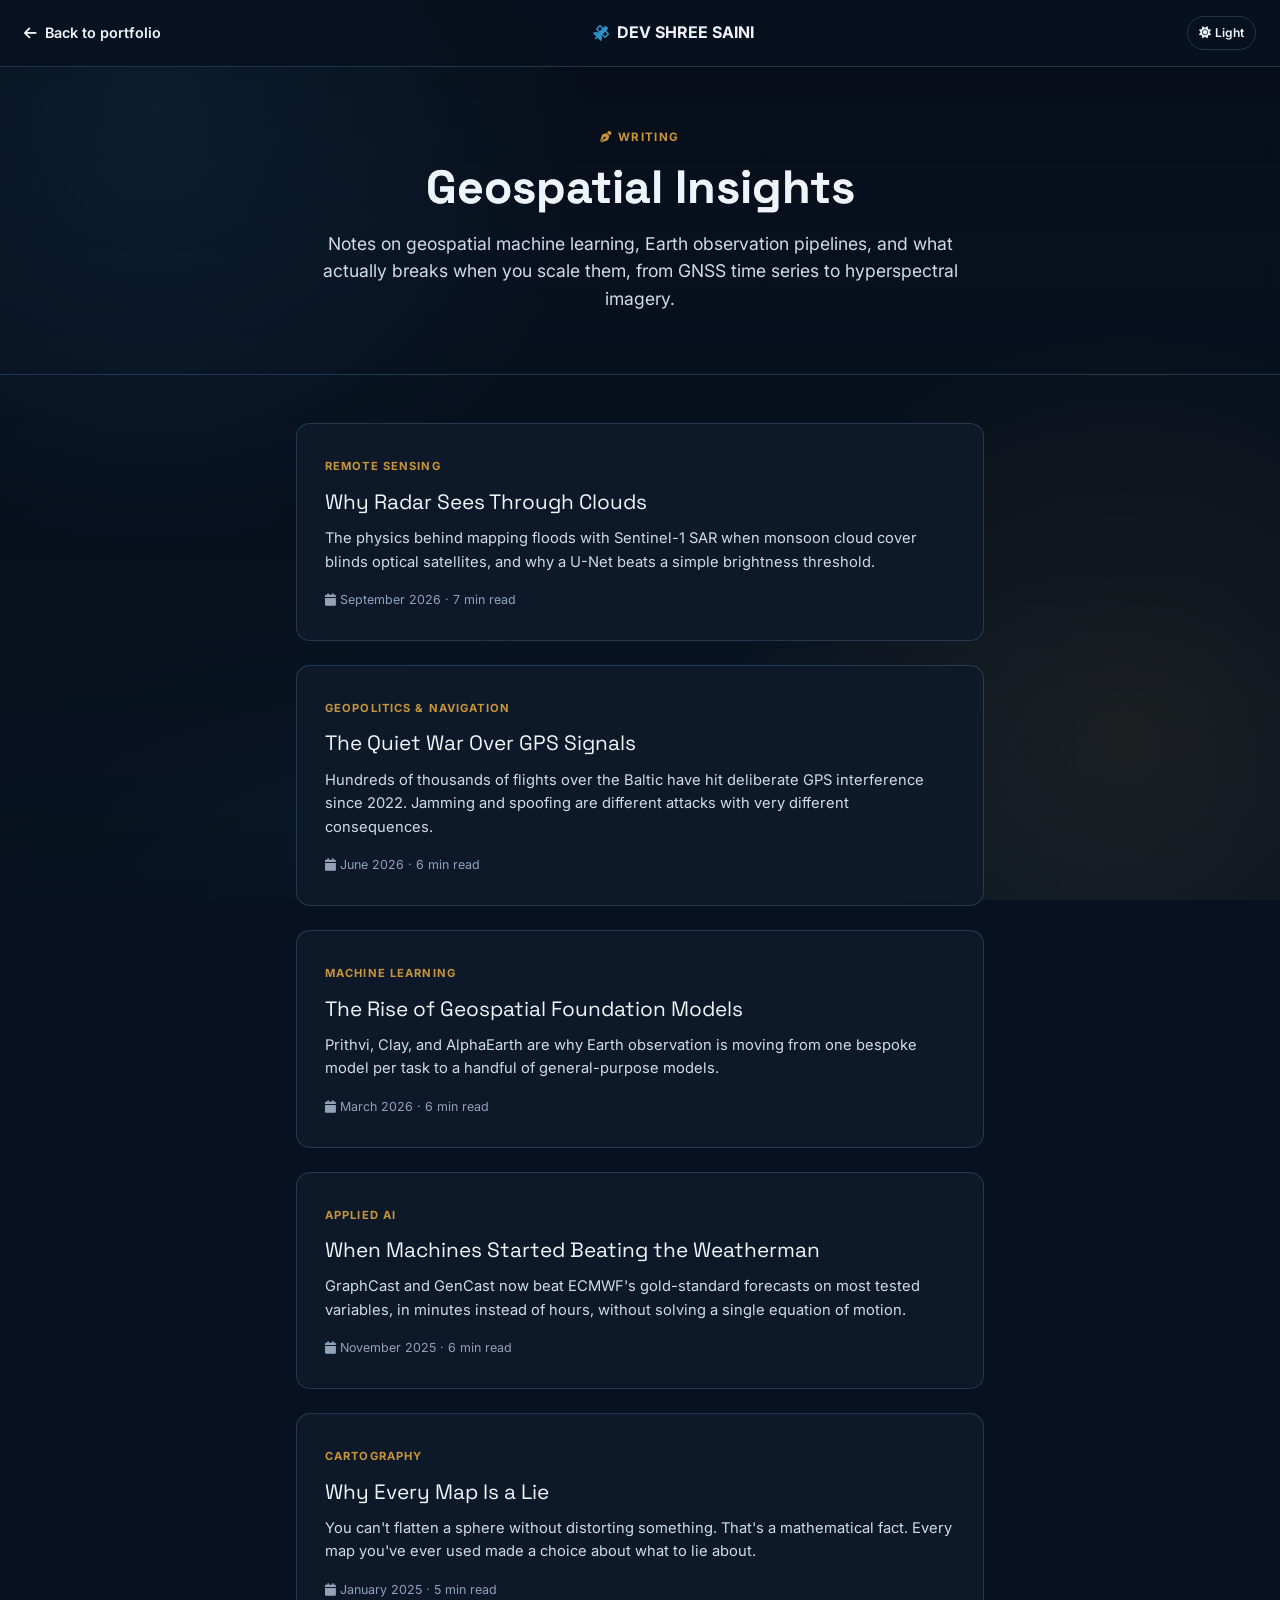
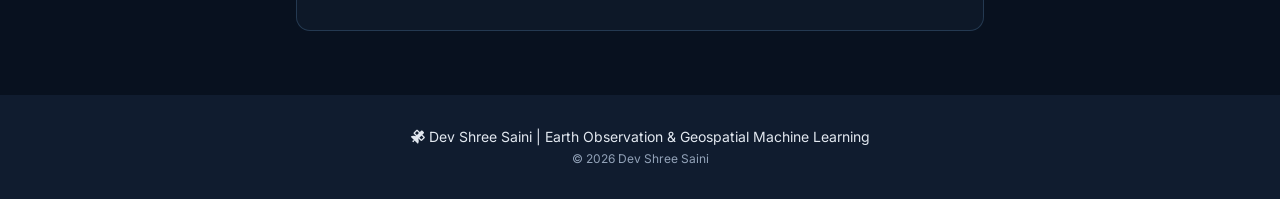
<file: posts/index.html>
<!DOCTYPE html>
<html lang="en">
<head>
    <meta charset="UTF-8">
    <meta name="viewport" content="width=device-width, initial-scale=1.0">
    <title>Writing — Dev Shree Saini</title>
    <meta name="description" content="Notes on geospatial machine learning, Earth observation pipelines, and what actually breaks when you scale them.">
    <meta name="author" content="Dev Shree Saini">
    <link rel="canonical" href="https://devam29.github.io/Resume2/posts/">
    <meta property="og:type" content="website">
    <meta property="og:title" content="Writing — Dev Shree Saini">
    <meta property="og:description" content="Notes on geospatial machine learning, Earth observation pipelines, and what actually breaks when you scale them.">
    <link rel="icon" href="data:image/svg+xml,<svg xmlns='http://www.w3.org/2000/svg' viewBox='0 0 24 24'><text x='0' y='20' font-size='20'>🛰️</text></svg>">

    <link href="https://fonts.googleapis.com/css2?family=Inter:wght@300;400;500;600;700&family=Space+Grotesk:wght@400;500;700&family=Space+Mono&display=swap" rel="stylesheet">
    <link rel="stylesheet" href="https://cdnjs.cloudflare.com/ajax/libs/font-awesome/6.0.0-beta3/css/all.min.css">
    <link rel="stylesheet" href="../css/utilities.css">
    <link rel="stylesheet" href="../css/styles.css">
    <link rel="stylesheet" href="../css/blog.css">
</head>
<body>
    <a href="#main" class="skip-link">Skip to content</a>

    <nav class="blog-nav">
        <a href="../index.html" class="back-link"><i class="fas fa-arrow-left"></i><span>Back to portfolio</span></a>
        <div class="brand"><i class="fas fa-satellite text-[--accent-primary]"></i><span>DEV SHREE SAINI</span></div>
        <button id="theme-toggle" class="theme-btn"><i class="fas fa-sun"></i><span>Light</span></button>
    </nav>

    <main id="main">
    <header class="blog-hero">
        <span class="blog-kicker"><i class="fas fa-pen-nib mr-1"></i>Writing</span>
        <h1 class="blog-title">Geospatial Insights</h1>
        <p class="blog-dek">Notes on geospatial machine learning, Earth observation pipelines, and what actually breaks when you scale them, from GNSS time series to hyperspectral imagery.</p>
    </header>

    <div class="posts-grid" style="padding-top: 3rem; padding-bottom: 4rem;">
        <!-- ADD NEW POSTS HERE, newest first. Copy this <a> block, point href at the new
             file, and write a one-paragraph teaser. Each post also needs a data-i18n-free
             entry here — this listing page is English-only, matching the posts themselves. -->
        <a class="post-card" href="why-radar-sees-through-clouds.html">
            <span class="pc-kicker">Remote Sensing</span>
            <h2>Why Radar Sees Through Clouds</h2>
            <p>The physics behind mapping floods with Sentinel-1 SAR when monsoon cloud cover blinds optical satellites, and why a U-Net beats a simple brightness threshold.</p>
            <span class="pc-meta"><i class="fas fa-calendar mr-1"></i>September 2026 &middot; 7 min read</span>
        </a>

        <a class="post-card" href="gps-spoofing-and-jamming.html">
            <span class="pc-kicker">Geopolitics &amp; Navigation</span>
            <h2>The Quiet War Over GPS Signals</h2>
            <p>Hundreds of thousands of flights over the Baltic have hit deliberate GPS interference since 2022. Jamming and spoofing are different attacks with very different consequences.</p>
            <span class="pc-meta"><i class="fas fa-calendar mr-1"></i>June 2026 &middot; 6 min read</span>
        </a>

        <a class="post-card" href="geospatial-foundation-models.html">
            <span class="pc-kicker">Machine Learning</span>
            <h2>The Rise of Geospatial Foundation Models</h2>
            <p>Prithvi, Clay, and AlphaEarth are why Earth observation is moving from one bespoke model per task to a handful of general-purpose models.</p>
            <span class="pc-meta"><i class="fas fa-calendar mr-1"></i>March 2026 &middot; 6 min read</span>
        </a>

        <a class="post-card" href="ai-weather-forecasting.html">
            <span class="pc-kicker">Applied AI</span>
            <h2>When Machines Started Beating the Weatherman</h2>
            <p>GraphCast and GenCast now beat ECMWF's gold-standard forecasts on most tested variables, in minutes instead of hours, without solving a single equation of motion.</p>
            <span class="pc-meta"><i class="fas fa-calendar mr-1"></i>November 2025 &middot; 6 min read</span>
        </a>

        <a class="post-card" href="why-every-map-is-a-lie.html">
            <span class="pc-kicker">Cartography</span>
            <h2>Why Every Map Is a Lie</h2>
            <p>You can't flatten a sphere without distorting something. That's a mathematical fact. Every map you've ever used made a choice about what to lie about.</p>
            <span class="pc-meta"><i class="fas fa-calendar mr-1"></i>January 2025 &middot; 5 min read</span>
        </a>
    </div>
    </main>

    <footer class="py-8 bg-[--bg-secondary] text-center">
        <div class="max-w-7xl mx-auto px-4">
            <p class="text-sm mb-1" style="color: var(--footer-text);"><i class="fas fa-satellite mr-1"></i>Dev Shree Saini | Earth Observation &amp; Geospatial Machine Learning</p>
            <p class="text-xs" style="color: var(--text-muted);">&copy; 2026 Dev Shree Saini</p>
        </div>
    </footer>

    <script src="../js/blog.js"></script>
</body>
</html>
</file>
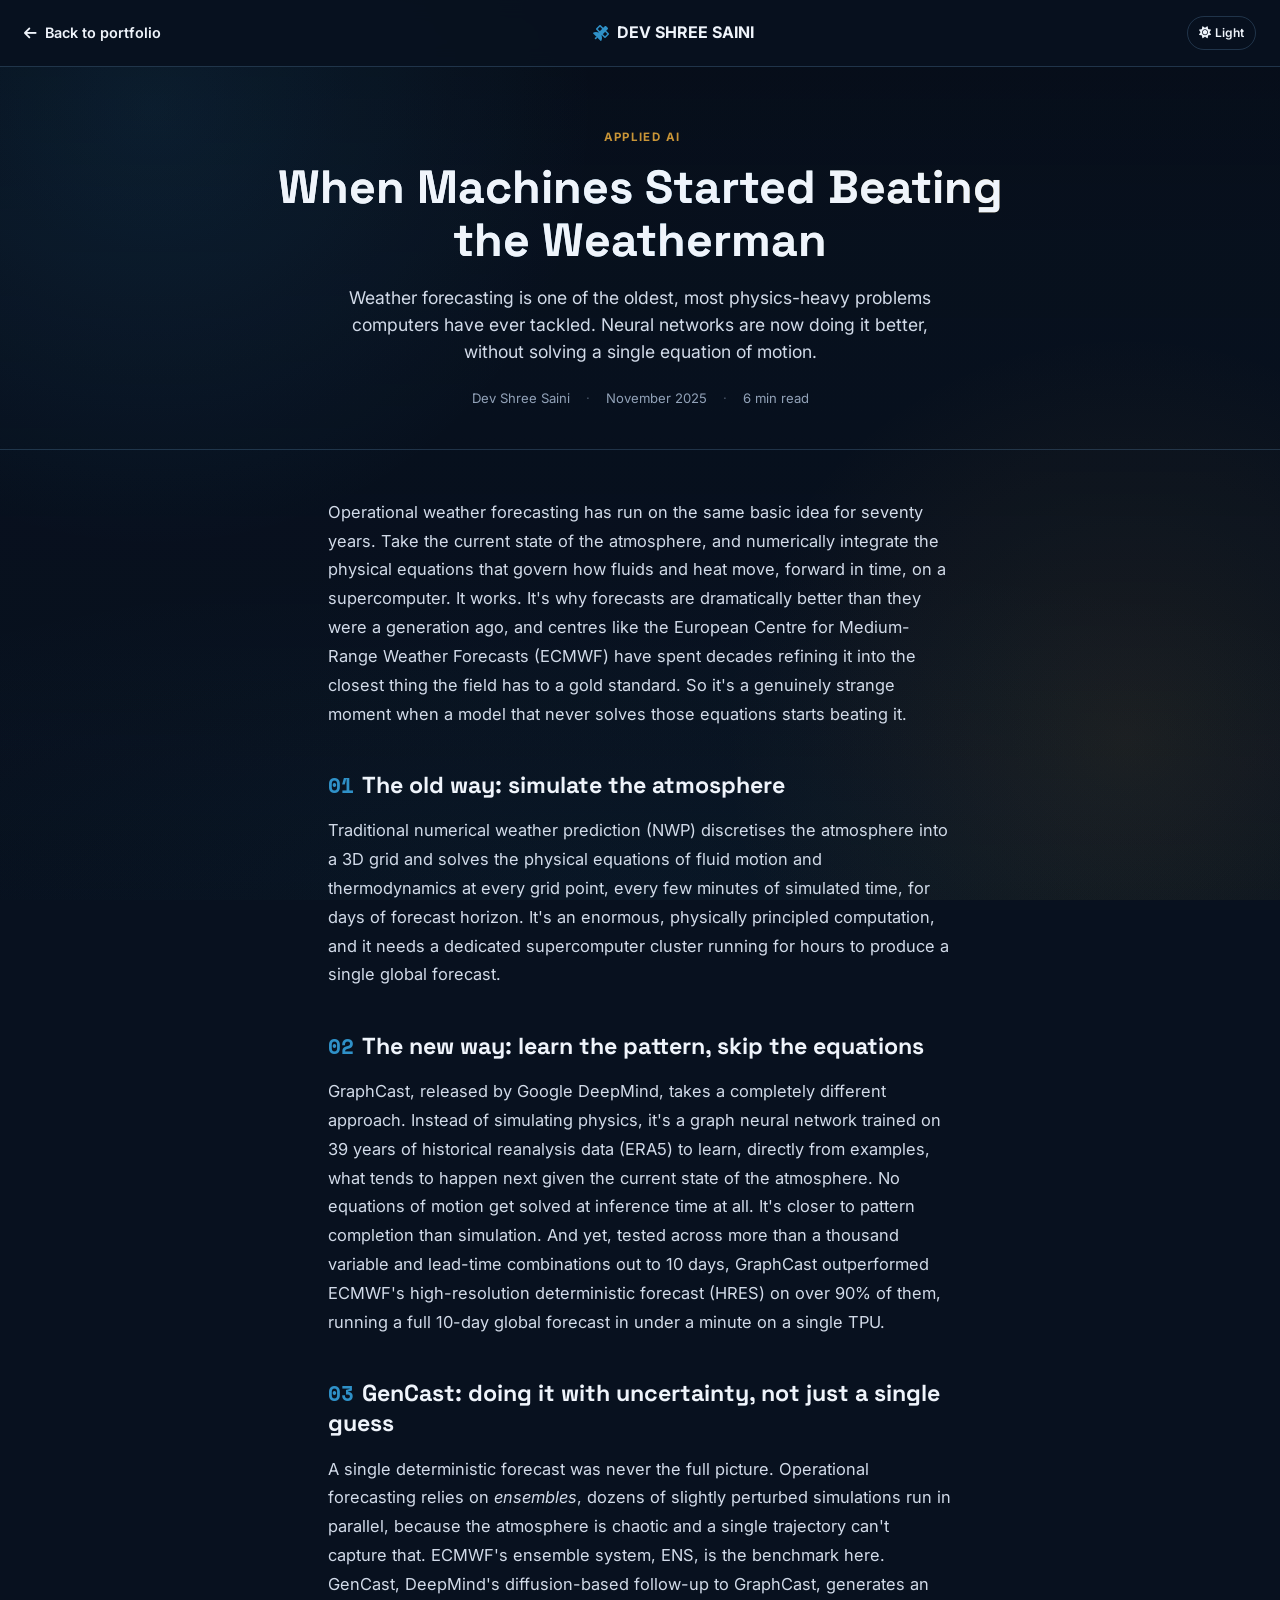
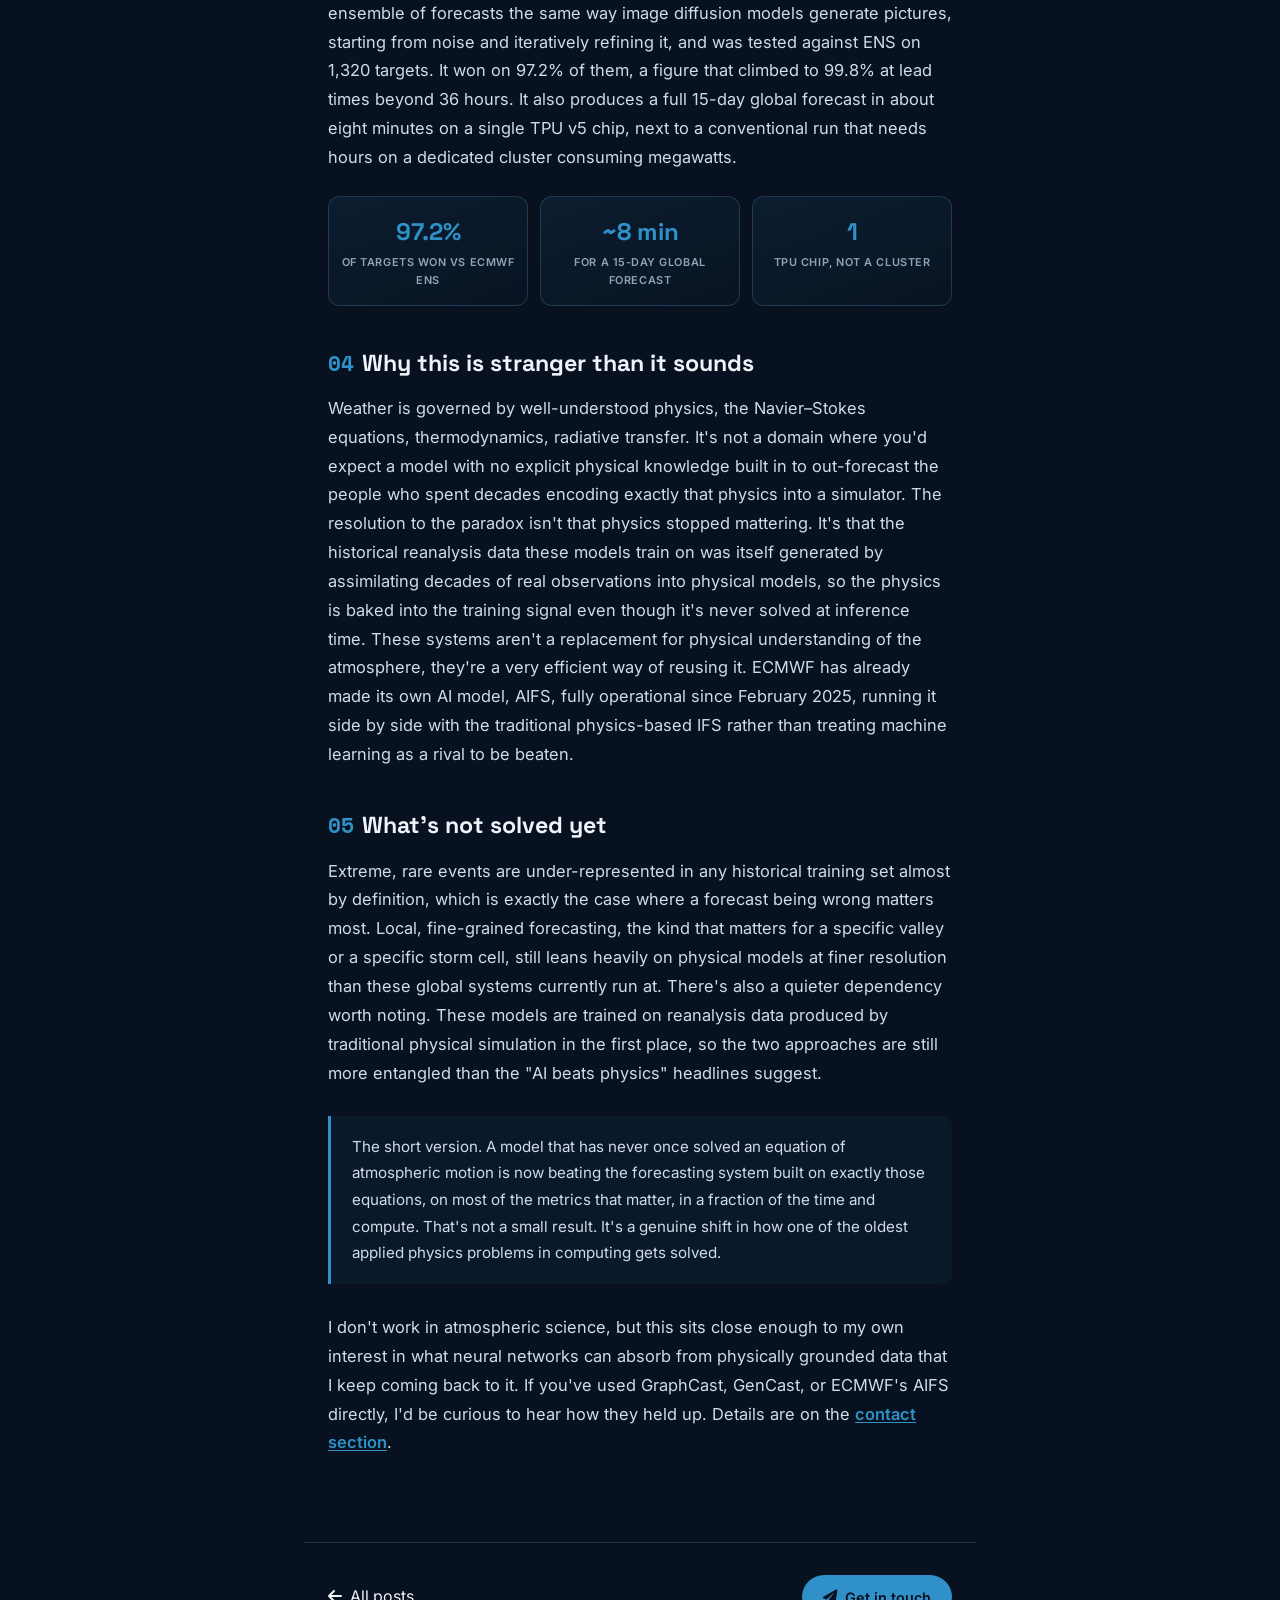
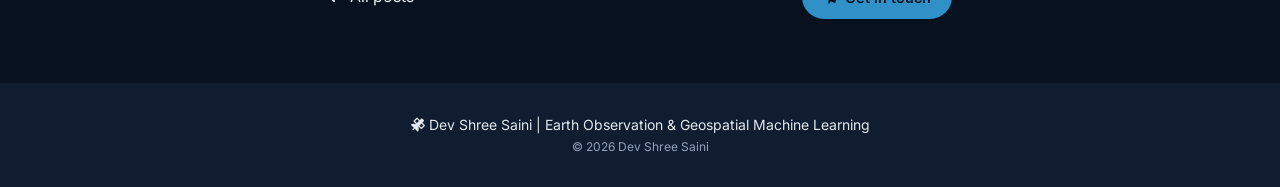
<file: posts/ai-weather-forecasting.html>
<!DOCTYPE html>
<html lang="en">
<head>
    <meta charset="UTF-8">
    <meta name="viewport" content="width=device-width, initial-scale=1.0">
    <title>When Machines Started Beating the Weatherman — Dev Shree Saini</title>
    <meta name="description" content="GraphCast and GenCast now beat ECMWF's gold-standard forecasts on the majority of tested variables, running on a single chip in minutes instead of a supercomputer cluster for hours. Here's how, and why it's stranger than it sounds.">
    <meta name="author" content="Dev Shree Saini">
    <link rel="canonical" href="https://devam29.github.io/Resume2/posts/ai-weather-forecasting.html">
    <meta property="og:type" content="article">
    <meta property="og:title" content="When Machines Started Beating the Weatherman">
    <meta property="og:description" content="GraphCast and GenCast now beat ECMWF's gold-standard forecasts on the majority of tested variables. Here's how, and why it's stranger than it sounds.">
    <meta property="og:url" content="https://devam29.github.io/Resume2/posts/ai-weather-forecasting.html">
    <meta name="twitter:card" content="summary">
    <meta name="twitter:title" content="When Machines Started Beating the Weatherman">
    <meta name="twitter:description" content="GraphCast and GenCast now beat ECMWF's gold-standard forecasts on the majority of tested variables.">
    <link rel="icon" href="data:image/svg+xml,<svg xmlns='http://www.w3.org/2000/svg' viewBox='0 0 24 24'><text x='0' y='20' font-size='20'>🛰️</text></svg>">

    <script type="application/ld+json">
    {
      "@context": "https://schema.org",
      "@type": "BlogPosting",
      "headline": "When Machines Started Beating the Weatherman",
      "description": "GraphCast and GenCast now beat ECMWF's gold-standard forecasts on the majority of tested variables. Here's how, and why it's stranger than it sounds.",
      "author": { "@type": "Person", "name": "Dev Shree Saini", "url": "https://devam29.github.io/Resume2/" },
      "url": "https://devam29.github.io/Resume2/posts/ai-weather-forecasting.html"
    }
    </script>

    <link href="https://fonts.googleapis.com/css2?family=Inter:wght@300;400;500;600;700&family=Space+Grotesk:wght@400;500;700&family=Space+Mono&display=swap" rel="stylesheet">
    <link rel="stylesheet" href="https://cdnjs.cloudflare.com/ajax/libs/font-awesome/6.0.0-beta3/css/all.min.css">
    <link rel="stylesheet" href="../css/utilities.css">
    <link rel="stylesheet" href="../css/styles.css">
    <link rel="stylesheet" href="../css/blog.css">
</head>
<body>
    <a href="#main" class="skip-link">Skip to content</a>

    <nav class="blog-nav">
        <a href="../index.html" class="back-link"><i class="fas fa-arrow-left"></i><span>Back to portfolio</span></a>
        <div class="brand"><i class="fas fa-satellite text-[--accent-primary]"></i><span>DEV SHREE SAINI</span></div>
        <button id="theme-toggle" class="theme-btn"><i class="fas fa-sun"></i><span>Light</span></button>
    </nav>

    <main id="main">
    <header class="blog-hero">
        <span class="blog-kicker"><i class="fas fa-cloud-bolt mr-1"></i>Applied AI</span>
        <h1 class="blog-title">When Machines Started Beating the Weatherman</h1>
        <p class="blog-dek">Weather forecasting is one of the oldest, most physics-heavy problems computers have ever tackled. Neural networks are now doing it better, without solving a single equation of motion.</p>
        <div class="blog-meta">
            <span>Dev Shree Saini</span><span class="dot">&middot;</span>
            <span>November 2025</span><span class="dot">&middot;</span>
            <span>6 min read</span>
        </div>
    </header>

    <article class="blog-body">
        <p class="blog-lede">Operational weather forecasting has run on the same basic idea for seventy years. Take the current state of the atmosphere, and numerically integrate the physical equations that govern how fluids and heat move, forward in time, on a supercomputer. It works. It's why forecasts are dramatically better than they were a generation ago, and centres like the European Centre for Medium-Range Weather Forecasts (ECMWF) have spent decades refining it into the closest thing the field has to a gold standard. So it's a genuinely strange moment when a model that never solves those equations starts beating it.</p>

        <h2><span class="h-num">01</span>The old way: simulate the atmosphere</h2>
        <p>Traditional numerical weather prediction (NWP) discretises the atmosphere into a 3D grid and solves the physical equations of fluid motion and thermodynamics at every grid point, every few minutes of simulated time, for days of forecast horizon. It's an enormous, physically principled computation, and it needs a dedicated supercomputer cluster running for hours to produce a single global forecast.</p>

        <h2><span class="h-num">02</span>The new way: learn the pattern, skip the equations</h2>
        <p>GraphCast, released by Google DeepMind, takes a completely different approach. Instead of simulating physics, it's a graph neural network trained on 39 years of historical reanalysis data (ERA5) to learn, directly from examples, what tends to happen next given the current state of the atmosphere. No equations of motion get solved at inference time at all. It's closer to pattern completion than simulation. And yet, tested across more than a thousand variable and lead-time combinations out to 10 days, GraphCast outperformed ECMWF's high-resolution deterministic forecast (HRES) on over 90% of them, running a full 10-day global forecast in under a minute on a single TPU.</p>

        <h2><span class="h-num">03</span>GenCast: doing it with uncertainty, not just a single guess</h2>
        <p>A single deterministic forecast was never the full picture. Operational forecasting relies on <em>ensembles</em>, dozens of slightly perturbed simulations run in parallel, because the atmosphere is chaotic and a single trajectory can't capture that. ECMWF's ensemble system, ENS, is the benchmark here. GenCast, DeepMind's diffusion-based follow-up to GraphCast, generates an ensemble of forecasts the same way image diffusion models generate pictures, starting from noise and iteratively refining it, and was tested against ENS on 1,320 targets. It won on 97.2% of them, a figure that climbed to 99.8% at lead times beyond 36 hours. It also produces a full 15-day global forecast in about eight minutes on a single TPU v5 chip, next to a conventional run that needs hours on a dedicated cluster consuming megawatts.</p>

        <div class="blog-stats">
            <div class="blog-stat"><span class="num">97.2%</span><span class="lbl">of Targets Won vs ECMWF ENS</span></div>
            <div class="blog-stat"><span class="num">~8 min</span><span class="lbl">for a 15-Day Global Forecast</span></div>
            <div class="blog-stat"><span class="num">1</span><span class="lbl">TPU Chip, not a Cluster</span></div>
        </div>

        <h2><span class="h-num">04</span>Why this is stranger than it sounds</h2>
        <p>Weather is governed by well-understood physics, the Navier&ndash;Stokes equations, thermodynamics, radiative transfer. It's not a domain where you'd expect a model with no explicit physical knowledge built in to out-forecast the people who spent decades encoding exactly that physics into a simulator. The resolution to the paradox isn't that physics stopped mattering. It's that the historical reanalysis data these models train on was itself generated by assimilating decades of real observations into physical models, so the physics is baked into the training signal even though it's never solved at inference time. These systems aren't a replacement for physical understanding of the atmosphere, they're a very efficient way of reusing it. ECMWF has already made its own AI model, AIFS, fully operational since February 2025, running it side by side with the traditional physics-based IFS rather than treating machine learning as a rival to be beaten.</p>

        <h2><span class="h-num">05</span>What's not solved yet</h2>
        <p>Extreme, rare events are under-represented in any historical training set almost by definition, which is exactly the case where a forecast being wrong matters most. Local, fine-grained forecasting, the kind that matters for a specific valley or a specific storm cell, still leans heavily on physical models at finer resolution than these global systems currently run at. There's also a quieter dependency worth noting. These models are trained on reanalysis data produced by traditional physical simulation in the first place, so the two approaches are still more entangled than the "AI beats physics" headlines suggest.</p>

        <div class="blog-callout">
            <p>The short version. A model that has never once solved an equation of atmospheric motion is now beating the forecasting system built on exactly those equations, on most of the metrics that matter, in a fraction of the time and compute. That's not a small result. It's a genuine shift in how one of the oldest applied physics problems in computing gets solved.</p>
        </div>

        <p>I don't work in atmospheric science, but this sits close enough to my own interest in what neural networks can absorb from physically grounded data that I keep coming back to it. If you've used GraphCast, GenCast, or ECMWF's AIFS directly, I'd be curious to hear how they held up. Details are on the <a href="../index.html#connect">contact section</a>.</p>
    </article>

    <nav class="blog-footer-nav">
        <a href="index.html" class="back-link"><i class="fas fa-arrow-left mr-2"></i>All posts</a>
        <a href="../index.html#connect" class="btn-primary inline-flex items-center"><i class="fas fa-paper-plane mr-2"></i>Get in touch</a>
    </nav>
    </main>

    <footer class="py-8 bg-[--bg-secondary] text-center">
        <div class="max-w-7xl mx-auto px-4">
            <p class="text-sm mb-1" style="color: var(--footer-text);"><i class="fas fa-satellite mr-1"></i>Dev Shree Saini | Earth Observation &amp; Geospatial Machine Learning</p>
            <p class="text-xs" style="color: var(--text-muted);">&copy; 2026 Dev Shree Saini</p>
        </div>
    </footer>

    <script src="../js/blog.js"></script>
</body>
</html>
</file>
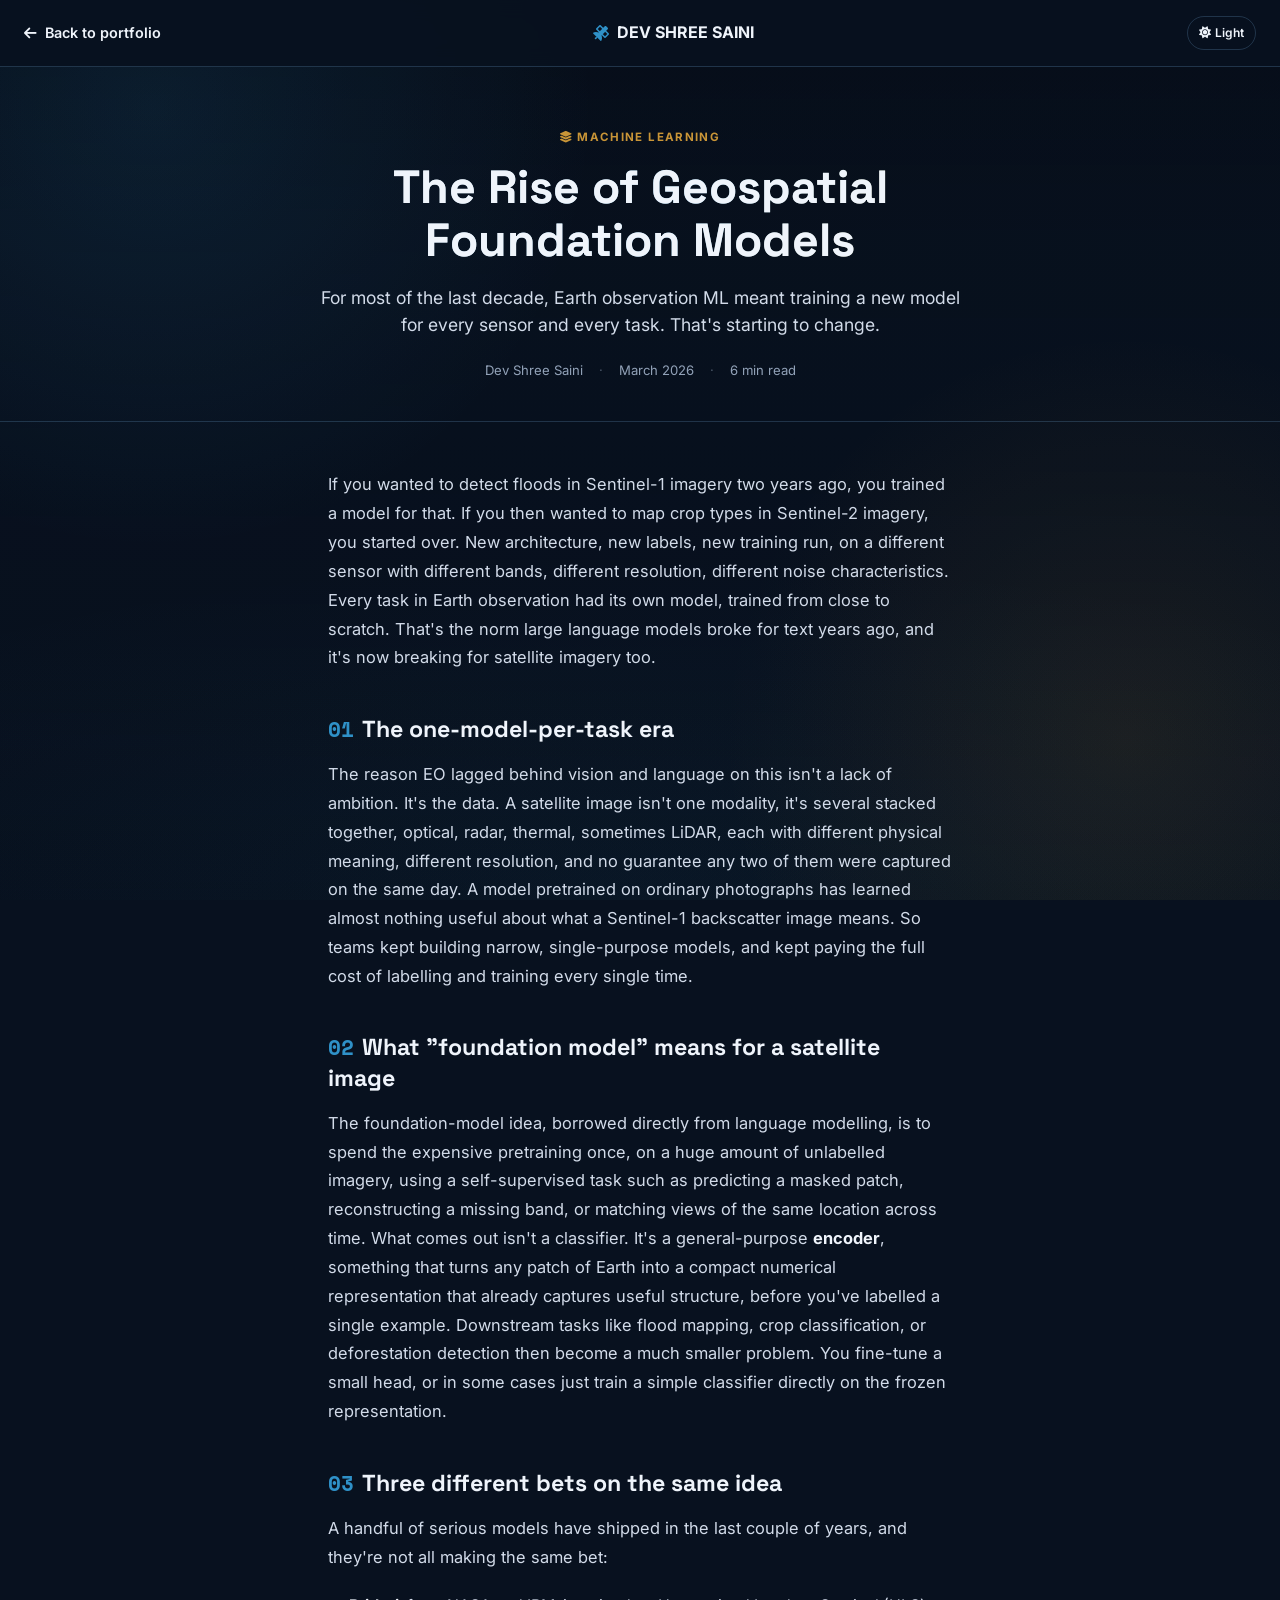
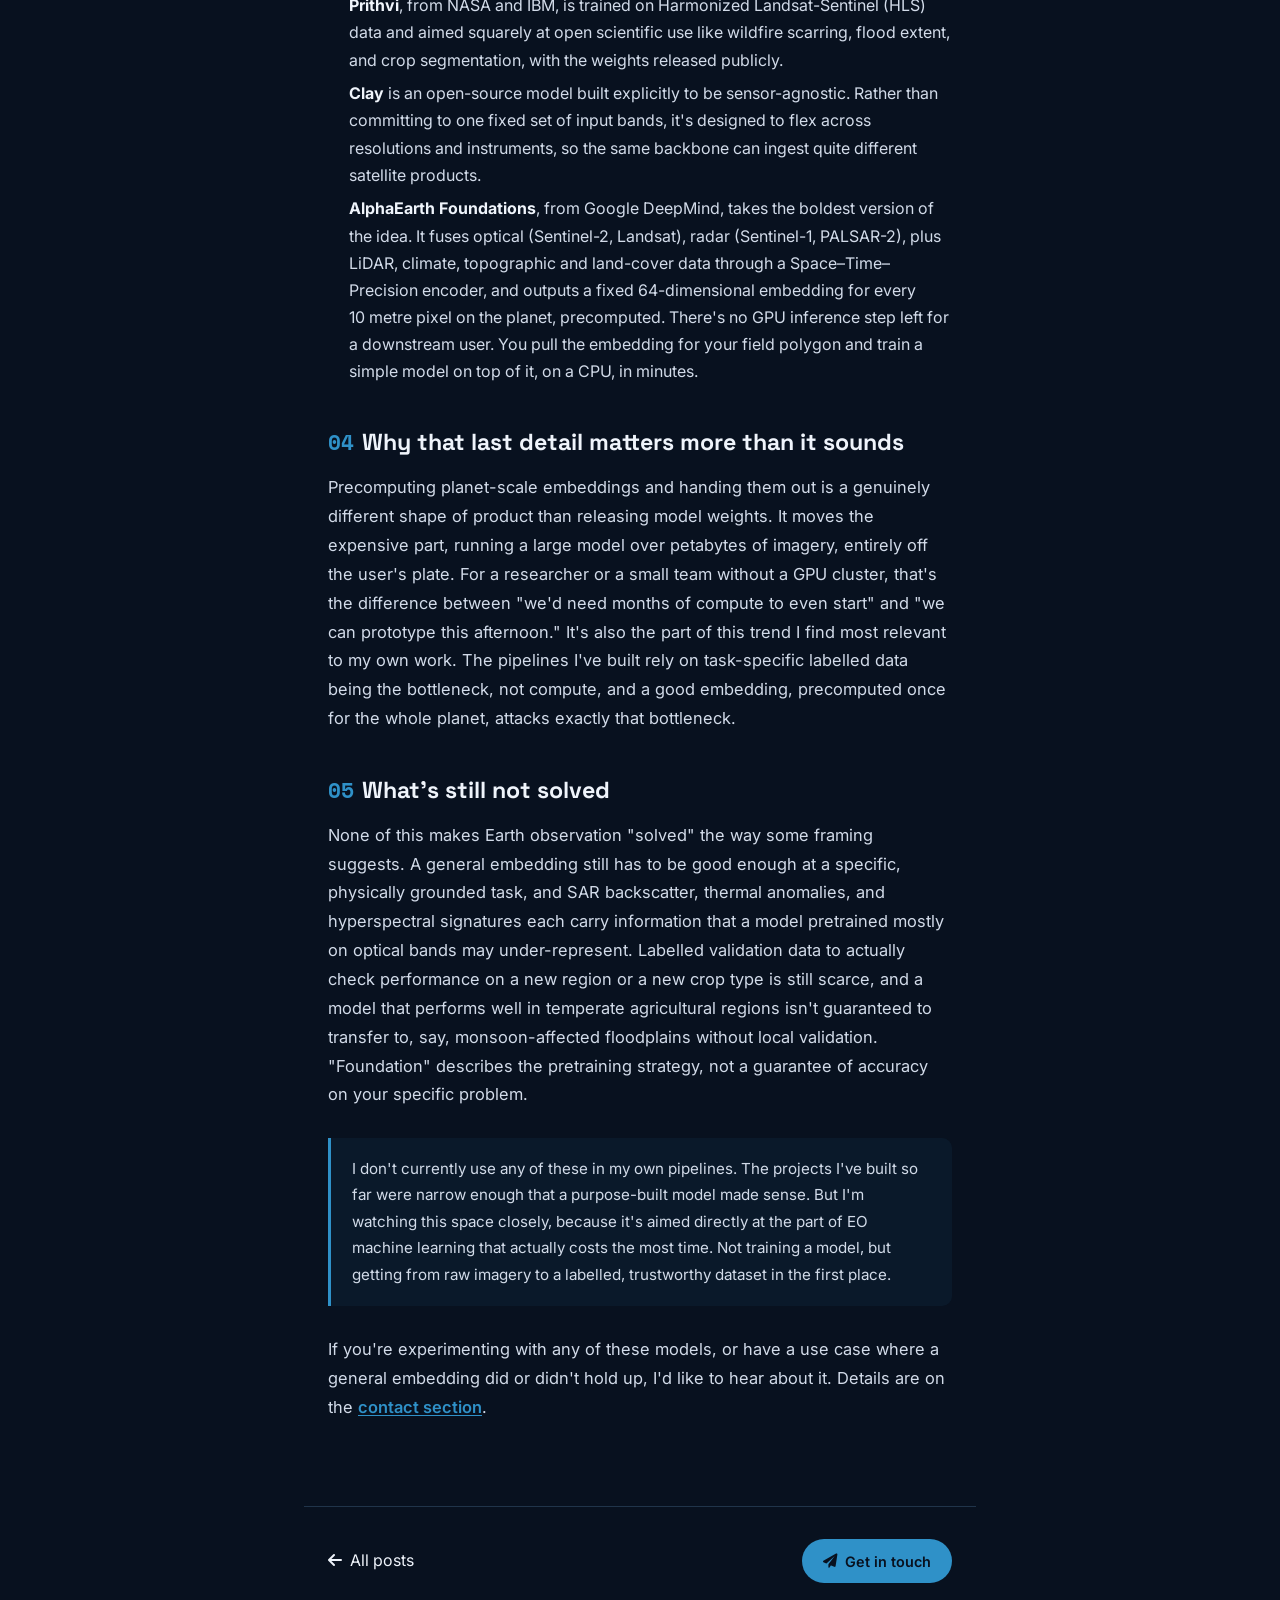
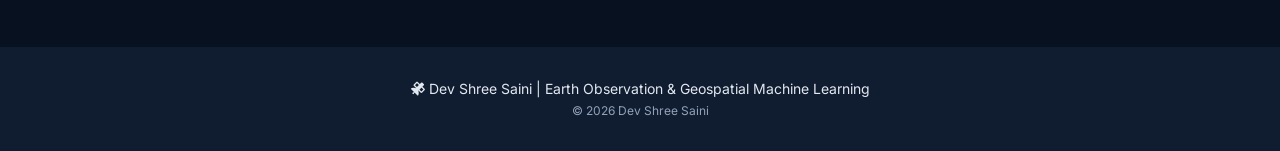
<file: posts/geospatial-foundation-models.html>
<!DOCTYPE html>
<html lang="en">
<head>
    <meta charset="UTF-8">
    <meta name="viewport" content="width=device-width, initial-scale=1.0">
    <title>The Rise of Geospatial Foundation Models — Dev Shree Saini</title>
    <meta name="description" content="Prithvi, Clay, and AlphaEarth are why Earth observation is moving from one bespoke model per task to a handful of general-purpose models that just get fine-tuned or queried.">
    <meta name="author" content="Dev Shree Saini">
    <link rel="canonical" href="https://devam29.github.io/Resume2/posts/geospatial-foundation-models.html">
    <meta property="og:type" content="article">
    <meta property="og:title" content="The Rise of Geospatial Foundation Models">
    <meta property="og:description" content="Prithvi, Clay, and AlphaEarth are why Earth observation is moving from one bespoke model per task to a handful of general-purpose models.">
    <meta property="og:url" content="https://devam29.github.io/Resume2/posts/geospatial-foundation-models.html">
    <meta name="twitter:card" content="summary">
    <meta name="twitter:title" content="The Rise of Geospatial Foundation Models">
    <meta name="twitter:description" content="Prithvi, Clay, and AlphaEarth are why Earth observation is moving from one bespoke model per task to a handful of general-purpose models.">
    <link rel="icon" href="data:image/svg+xml,<svg xmlns='http://www.w3.org/2000/svg' viewBox='0 0 24 24'><text x='0' y='20' font-size='20'>🛰️</text></svg>">

    <script type="application/ld+json">
    {
      "@context": "https://schema.org",
      "@type": "BlogPosting",
      "headline": "The Rise of Geospatial Foundation Models",
      "description": "Prithvi, Clay, and AlphaEarth are why Earth observation is moving from one bespoke model per task to a handful of general-purpose models.",
      "author": { "@type": "Person", "name": "Dev Shree Saini", "url": "https://devam29.github.io/Resume2/" },
      "url": "https://devam29.github.io/Resume2/posts/geospatial-foundation-models.html"
    }
    </script>

    <link href="https://fonts.googleapis.com/css2?family=Inter:wght@300;400;500;600;700&family=Space+Grotesk:wght@400;500;700&family=Space+Mono&display=swap" rel="stylesheet">
    <link rel="stylesheet" href="https://cdnjs.cloudflare.com/ajax/libs/font-awesome/6.0.0-beta3/css/all.min.css">
    <link rel="stylesheet" href="../css/utilities.css">
    <link rel="stylesheet" href="../css/styles.css">
    <link rel="stylesheet" href="../css/blog.css">
</head>
<body>
    <a href="#main" class="skip-link">Skip to content</a>

    <nav class="blog-nav">
        <a href="../index.html" class="back-link"><i class="fas fa-arrow-left"></i><span>Back to portfolio</span></a>
        <div class="brand"><i class="fas fa-satellite text-[--accent-primary]"></i><span>DEV SHREE SAINI</span></div>
        <button id="theme-toggle" class="theme-btn"><i class="fas fa-sun"></i><span>Light</span></button>
    </nav>

    <main id="main">
    <header class="blog-hero">
        <span class="blog-kicker"><i class="fas fa-layer-group mr-1"></i>Machine Learning</span>
        <h1 class="blog-title">The Rise of Geospatial Foundation Models</h1>
        <p class="blog-dek">For most of the last decade, Earth observation ML meant training a new model for every sensor and every task. That's starting to change.</p>
        <div class="blog-meta">
            <span>Dev Shree Saini</span><span class="dot">&middot;</span>
            <span>March 2026</span><span class="dot">&middot;</span>
            <span>6 min read</span>
        </div>
    </header>

    <article class="blog-body">
        <p class="blog-lede">If you wanted to detect floods in Sentinel-1 imagery two years ago, you trained a model for that. If you then wanted to map crop types in Sentinel-2 imagery, you started over. New architecture, new labels, new training run, on a different sensor with different bands, different resolution, different noise characteristics. Every task in Earth observation had its own model, trained from close to scratch. That's the norm large language models broke for text years ago, and it's now breaking for satellite imagery too.</p>

        <h2><span class="h-num">01</span>The one-model-per-task era</h2>
        <p>The reason EO lagged behind vision and language on this isn't a lack of ambition. It's the data. A satellite image isn't one modality, it's several stacked together, optical, radar, thermal, sometimes LiDAR, each with different physical meaning, different resolution, and no guarantee any two of them were captured on the same day. A model pretrained on ordinary photographs has learned almost nothing useful about what a Sentinel-1 backscatter image means. So teams kept building narrow, single-purpose models, and kept paying the full cost of labelling and training every single time.</p>

        <h2><span class="h-num">02</span>What "foundation model" means for a satellite image</h2>
        <p>The foundation-model idea, borrowed directly from language modelling, is to spend the expensive pretraining once, on a huge amount of unlabelled imagery, using a self-supervised task such as predicting a masked patch, reconstructing a missing band, or matching views of the same location across time. What comes out isn't a classifier. It's a general-purpose <strong>encoder</strong>, something that turns any patch of Earth into a compact numerical representation that already captures useful structure, before you've labelled a single example. Downstream tasks like flood mapping, crop classification, or deforestation detection then become a much smaller problem. You fine-tune a small head, or in some cases just train a simple classifier directly on the frozen representation.</p>

        <h2><span class="h-num">03</span>Three different bets on the same idea</h2>
        <p>A handful of serious models have shipped in the last couple of years, and they're not all making the same bet:</p>
        <ul>
            <li><strong>Prithvi</strong>, from NASA and IBM, is trained on Harmonized Landsat-Sentinel (HLS) data and aimed squarely at open scientific use like wildfire scarring, flood extent, and crop segmentation, with the weights released publicly.</li>
            <li><strong>Clay</strong> is an open-source model built explicitly to be sensor-agnostic. Rather than committing to one fixed set of input bands, it's designed to flex across resolutions and instruments, so the same backbone can ingest quite different satellite products.</li>
            <li><strong>AlphaEarth Foundations</strong>, from Google DeepMind, takes the boldest version of the idea. It fuses optical (Sentinel-2, Landsat), radar (Sentinel-1, PALSAR-2), plus LiDAR, climate, topographic and land-cover data through a Space&ndash;Time&ndash;Precision encoder, and outputs a fixed 64-dimensional embedding for every 10&nbsp;metre pixel on the planet, precomputed. There's no GPU inference step left for a downstream user. You pull the embedding for your field polygon and train a simple model on top of it, on a CPU, in minutes.</li>
        </ul>

        <h2><span class="h-num">04</span>Why that last detail matters more than it sounds</h2>
        <p>Precomputing planet-scale embeddings and handing them out is a genuinely different shape of product than releasing model weights. It moves the expensive part, running a large model over petabytes of imagery, entirely off the user's plate. For a researcher or a small team without a GPU cluster, that's the difference between "we'd need months of compute to even start" and "we can prototype this afternoon." It's also the part of this trend I find most relevant to my own work. The pipelines I've built rely on task-specific labelled data being the bottleneck, not compute, and a good embedding, precomputed once for the whole planet, attacks exactly that bottleneck.</p>

        <h2><span class="h-num">05</span>What's still not solved</h2>
        <p>None of this makes Earth observation "solved" the way some framing suggests. A general embedding still has to be good enough at a specific, physically grounded task, and SAR backscatter, thermal anomalies, and hyperspectral signatures each carry information that a model pretrained mostly on optical bands may under-represent. Labelled validation data to actually check performance on a new region or a new crop type is still scarce, and a model that performs well in temperate agricultural regions isn't guaranteed to transfer to, say, monsoon-affected floodplains without local validation. "Foundation" describes the pretraining strategy, not a guarantee of accuracy on your specific problem.</p>

        <div class="blog-callout">
            <p>I don't currently use any of these in my own pipelines. The projects I've built so far were narrow enough that a purpose-built model made sense. But I'm watching this space closely, because it's aimed directly at the part of EO machine learning that actually costs the most time. Not training a model, but getting from raw imagery to a labelled, trustworthy dataset in the first place.</p>
        </div>

        <p>If you're experimenting with any of these models, or have a use case where a general embedding did or didn't hold up, I'd like to hear about it. Details are on the <a href="../index.html#connect">contact section</a>.</p>
    </article>

    <nav class="blog-footer-nav">
        <a href="index.html" class="back-link"><i class="fas fa-arrow-left mr-2"></i>All posts</a>
        <a href="../index.html#connect" class="btn-primary inline-flex items-center"><i class="fas fa-paper-plane mr-2"></i>Get in touch</a>
    </nav>
    </main>

    <footer class="py-8 bg-[--bg-secondary] text-center">
        <div class="max-w-7xl mx-auto px-4">
            <p class="text-sm mb-1" style="color: var(--footer-text);"><i class="fas fa-satellite mr-1"></i>Dev Shree Saini | Earth Observation &amp; Geospatial Machine Learning</p>
            <p class="text-xs" style="color: var(--text-muted);">&copy; 2026 Dev Shree Saini</p>
        </div>
    </footer>

    <script src="../js/blog.js"></script>
</body>
</html>
</file>
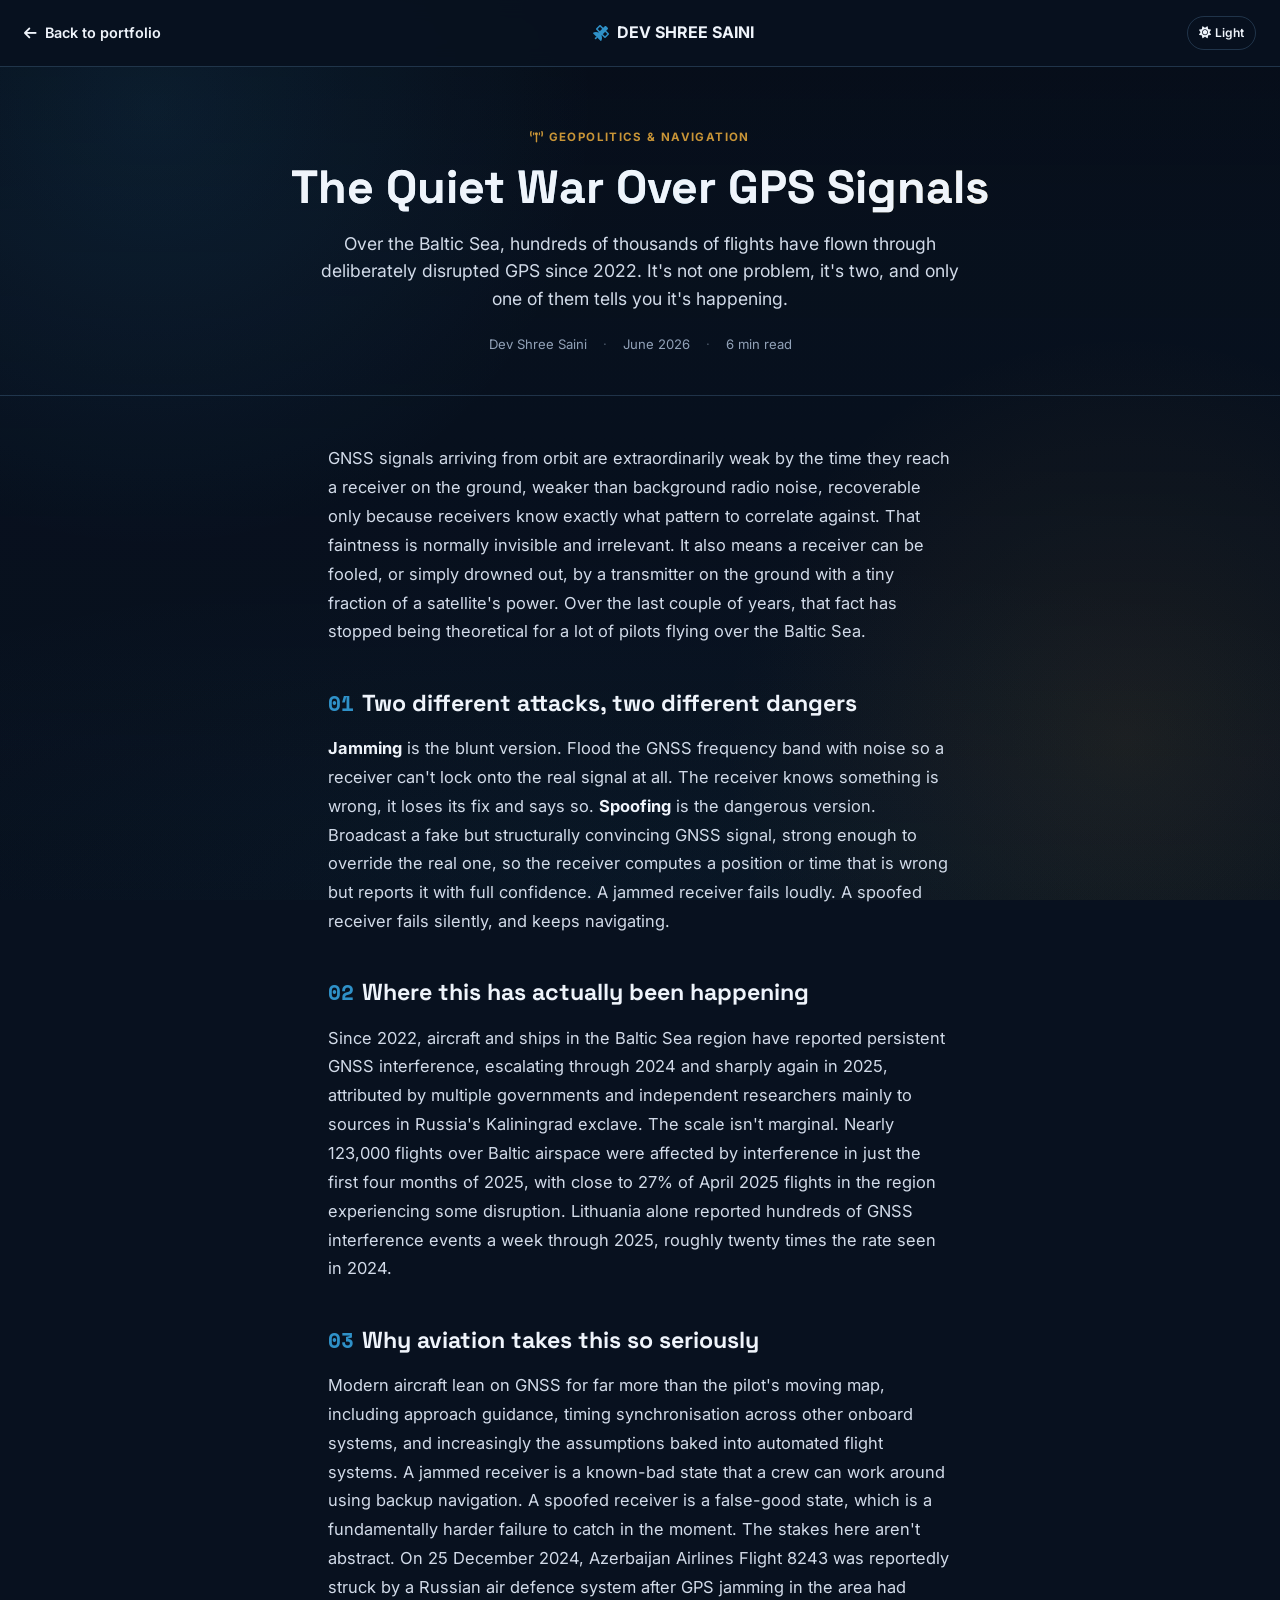
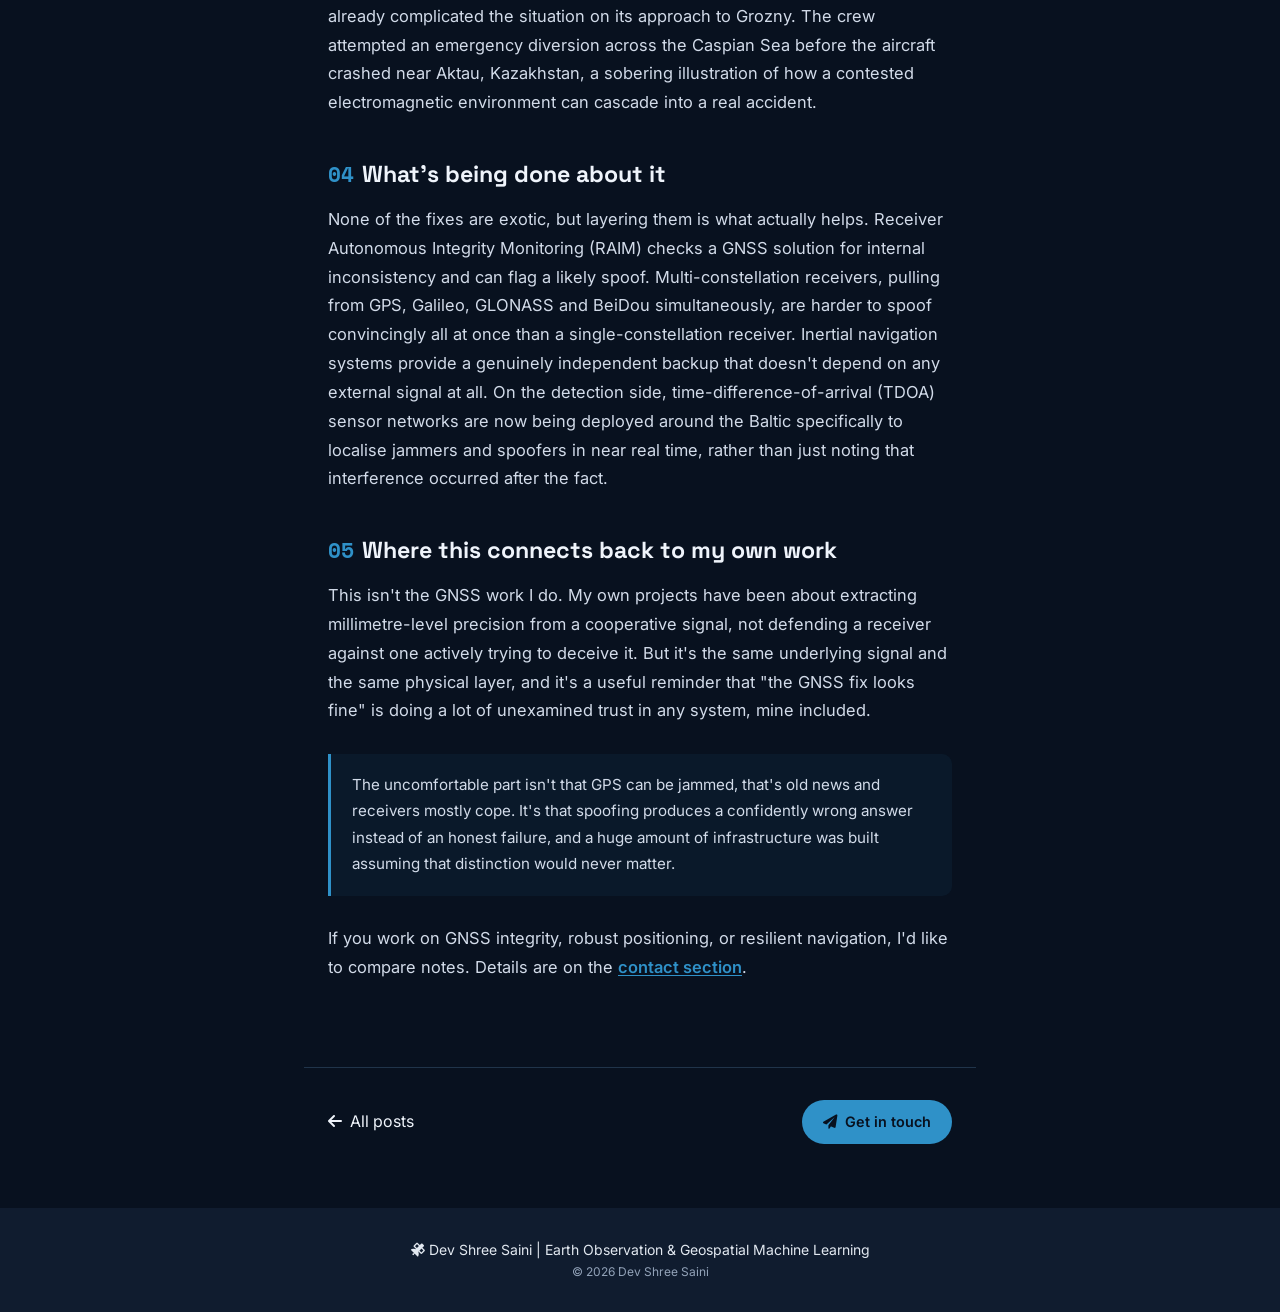
<file: posts/gps-spoofing-and-jamming.html>
<!DOCTYPE html>
<html lang="en">
<head>
    <meta charset="UTF-8">
    <meta name="viewport" content="width=device-width, initial-scale=1.0">
    <title>The Quiet War Over GPS Signals — Dev Shree Saini</title>
    <meta name="description" content="Hundreds of thousands of flights over the Baltic have hit deliberate GPS interference since 2022, sharply escalating through 2025. Jamming and spoofing are different attacks with very different consequences, and the difference matters.">
    <meta name="author" content="Dev Shree Saini">
    <link rel="canonical" href="https://devam29.github.io/Resume2/posts/gps-spoofing-and-jamming.html">
    <meta property="og:type" content="article">
    <meta property="og:title" content="The Quiet War Over GPS Signals">
    <meta property="og:description" content="Jamming and spoofing are different attacks on GNSS with very different consequences, and the Baltic Sea has become the place to watch both.">
    <meta property="og:url" content="https://devam29.github.io/Resume2/posts/gps-spoofing-and-jamming.html">
    <meta name="twitter:card" content="summary">
    <meta name="twitter:title" content="The Quiet War Over GPS Signals">
    <meta name="twitter:description" content="Jamming and spoofing are different attacks on GNSS with very different consequences.">
    <link rel="icon" href="data:image/svg+xml,<svg xmlns='http://www.w3.org/2000/svg' viewBox='0 0 24 24'><text x='0' y='20' font-size='20'>🛰️</text></svg>">

    <script type="application/ld+json">
    {
      "@context": "https://schema.org",
      "@type": "BlogPosting",
      "headline": "The Quiet War Over GPS Signals",
      "description": "Jamming and spoofing are different attacks on GNSS with very different consequences, and the Baltic Sea has become the place to watch both.",
      "author": { "@type": "Person", "name": "Dev Shree Saini", "url": "https://devam29.github.io/Resume2/" },
      "url": "https://devam29.github.io/Resume2/posts/gps-spoofing-and-jamming.html"
    }
    </script>

    <link href="https://fonts.googleapis.com/css2?family=Inter:wght@300;400;500;600;700&family=Space+Grotesk:wght@400;500;700&family=Space+Mono&display=swap" rel="stylesheet">
    <link rel="stylesheet" href="https://cdnjs.cloudflare.com/ajax/libs/font-awesome/6.0.0-beta3/css/all.min.css">
    <link rel="stylesheet" href="../css/utilities.css">
    <link rel="stylesheet" href="../css/styles.css">
    <link rel="stylesheet" href="../css/blog.css">
</head>
<body>
    <a href="#main" class="skip-link">Skip to content</a>

    <nav class="blog-nav">
        <a href="../index.html" class="back-link"><i class="fas fa-arrow-left"></i><span>Back to portfolio</span></a>
        <div class="brand"><i class="fas fa-satellite text-[--accent-primary]"></i><span>DEV SHREE SAINI</span></div>
        <button id="theme-toggle" class="theme-btn"><i class="fas fa-sun"></i><span>Light</span></button>
    </nav>

    <main id="main">
    <header class="blog-hero">
        <span class="blog-kicker"><i class="fas fa-tower-broadcast mr-1"></i>Geopolitics &amp; Navigation</span>
        <h1 class="blog-title">The Quiet War Over GPS Signals</h1>
        <p class="blog-dek">Over the Baltic Sea, hundreds of thousands of flights have flown through deliberately disrupted GPS since 2022. It's not one problem, it's two, and only one of them tells you it's happening.</p>
        <div class="blog-meta">
            <span>Dev Shree Saini</span><span class="dot">&middot;</span>
            <span>June 2026</span><span class="dot">&middot;</span>
            <span>6 min read</span>
        </div>
    </header>

    <article class="blog-body">
        <p class="blog-lede">GNSS signals arriving from orbit are extraordinarily weak by the time they reach a receiver on the ground, weaker than background radio noise, recoverable only because receivers know exactly what pattern to correlate against. That faintness is normally invisible and irrelevant. It also means a receiver can be fooled, or simply drowned out, by a transmitter on the ground with a tiny fraction of a satellite's power. Over the last couple of years, that fact has stopped being theoretical for a lot of pilots flying over the Baltic Sea.</p>

        <h2><span class="h-num">01</span>Two different attacks, two different dangers</h2>
        <p><strong>Jamming</strong> is the blunt version. Flood the GNSS frequency band with noise so a receiver can't lock onto the real signal at all. The receiver knows something is wrong, it loses its fix and says so. <strong>Spoofing</strong> is the dangerous version. Broadcast a fake but structurally convincing GNSS signal, strong enough to override the real one, so the receiver computes a position or time that is wrong but reports it with full confidence. A jammed receiver fails loudly. A spoofed receiver fails silently, and keeps navigating.</p>

        <h2><span class="h-num">02</span>Where this has actually been happening</h2>
        <p>Since 2022, aircraft and ships in the Baltic Sea region have reported persistent GNSS interference, escalating through 2024 and sharply again in 2025, attributed by multiple governments and independent researchers mainly to sources in Russia's Kaliningrad exclave. The scale isn't marginal. Nearly 123,000 flights over Baltic airspace were affected by interference in just the first four months of 2025, with close to 27% of April 2025 flights in the region experiencing some disruption. Lithuania alone reported hundreds of GNSS interference events a week through 2025, roughly twenty times the rate seen in 2024.</p>

        <h2><span class="h-num">03</span>Why aviation takes this so seriously</h2>
        <p>Modern aircraft lean on GNSS for far more than the pilot's moving map, including approach guidance, timing synchronisation across other onboard systems, and increasingly the assumptions baked into automated flight systems. A jammed receiver is a known-bad state that a crew can work around using backup navigation. A spoofed receiver is a false-good state, which is a fundamentally harder failure to catch in the moment. The stakes here aren't abstract. On 25 December 2024, Azerbaijan Airlines Flight 8243 was reportedly struck by a Russian air defence system after GPS jamming in the area had already complicated the situation on its approach to Grozny. The crew attempted an emergency diversion across the Caspian Sea before the aircraft crashed near Aktau, Kazakhstan, a sobering illustration of how a contested electromagnetic environment can cascade into a real accident.</p>

        <h2><span class="h-num">04</span>What's being done about it</h2>
        <p>None of the fixes are exotic, but layering them is what actually helps. Receiver Autonomous Integrity Monitoring (RAIM) checks a GNSS solution for internal inconsistency and can flag a likely spoof. Multi-constellation receivers, pulling from GPS, Galileo, GLONASS and BeiDou simultaneously, are harder to spoof convincingly all at once than a single-constellation receiver. Inertial navigation systems provide a genuinely independent backup that doesn't depend on any external signal at all. On the detection side, time-difference-of-arrival (TDOA) sensor networks are now being deployed around the Baltic specifically to localise jammers and spoofers in near real time, rather than just noting that interference occurred after the fact.</p>

        <h2><span class="h-num">05</span>Where this connects back to my own work</h2>
        <p>This isn't the GNSS work I do. My own projects have been about extracting millimetre-level precision from a cooperative signal, not defending a receiver against one actively trying to deceive it. But it's the same underlying signal and the same physical layer, and it's a useful reminder that "the GNSS fix looks fine" is doing a lot of unexamined trust in any system, mine included.</p>

        <div class="blog-callout">
            <p>The uncomfortable part isn't that GPS can be jammed, that's old news and receivers mostly cope. It's that spoofing produces a confidently wrong answer instead of an honest failure, and a huge amount of infrastructure was built assuming that distinction would never matter.</p>
        </div>

        <p>If you work on GNSS integrity, robust positioning, or resilient navigation, I'd like to compare notes. Details are on the <a href="../index.html#connect">contact section</a>.</p>
    </article>

    <nav class="blog-footer-nav">
        <a href="index.html" class="back-link"><i class="fas fa-arrow-left mr-2"></i>All posts</a>
        <a href="../index.html#connect" class="btn-primary inline-flex items-center"><i class="fas fa-paper-plane mr-2"></i>Get in touch</a>
    </nav>
    </main>

    <footer class="py-8 bg-[--bg-secondary] text-center">
        <div class="max-w-7xl mx-auto px-4">
            <p class="text-sm mb-1" style="color: var(--footer-text);"><i class="fas fa-satellite mr-1"></i>Dev Shree Saini | Earth Observation &amp; Geospatial Machine Learning</p>
            <p class="text-xs" style="color: var(--text-muted);">&copy; 2026 Dev Shree Saini</p>
        </div>
    </footer>

    <script src="../js/blog.js"></script>
</body>
</html>
</file>
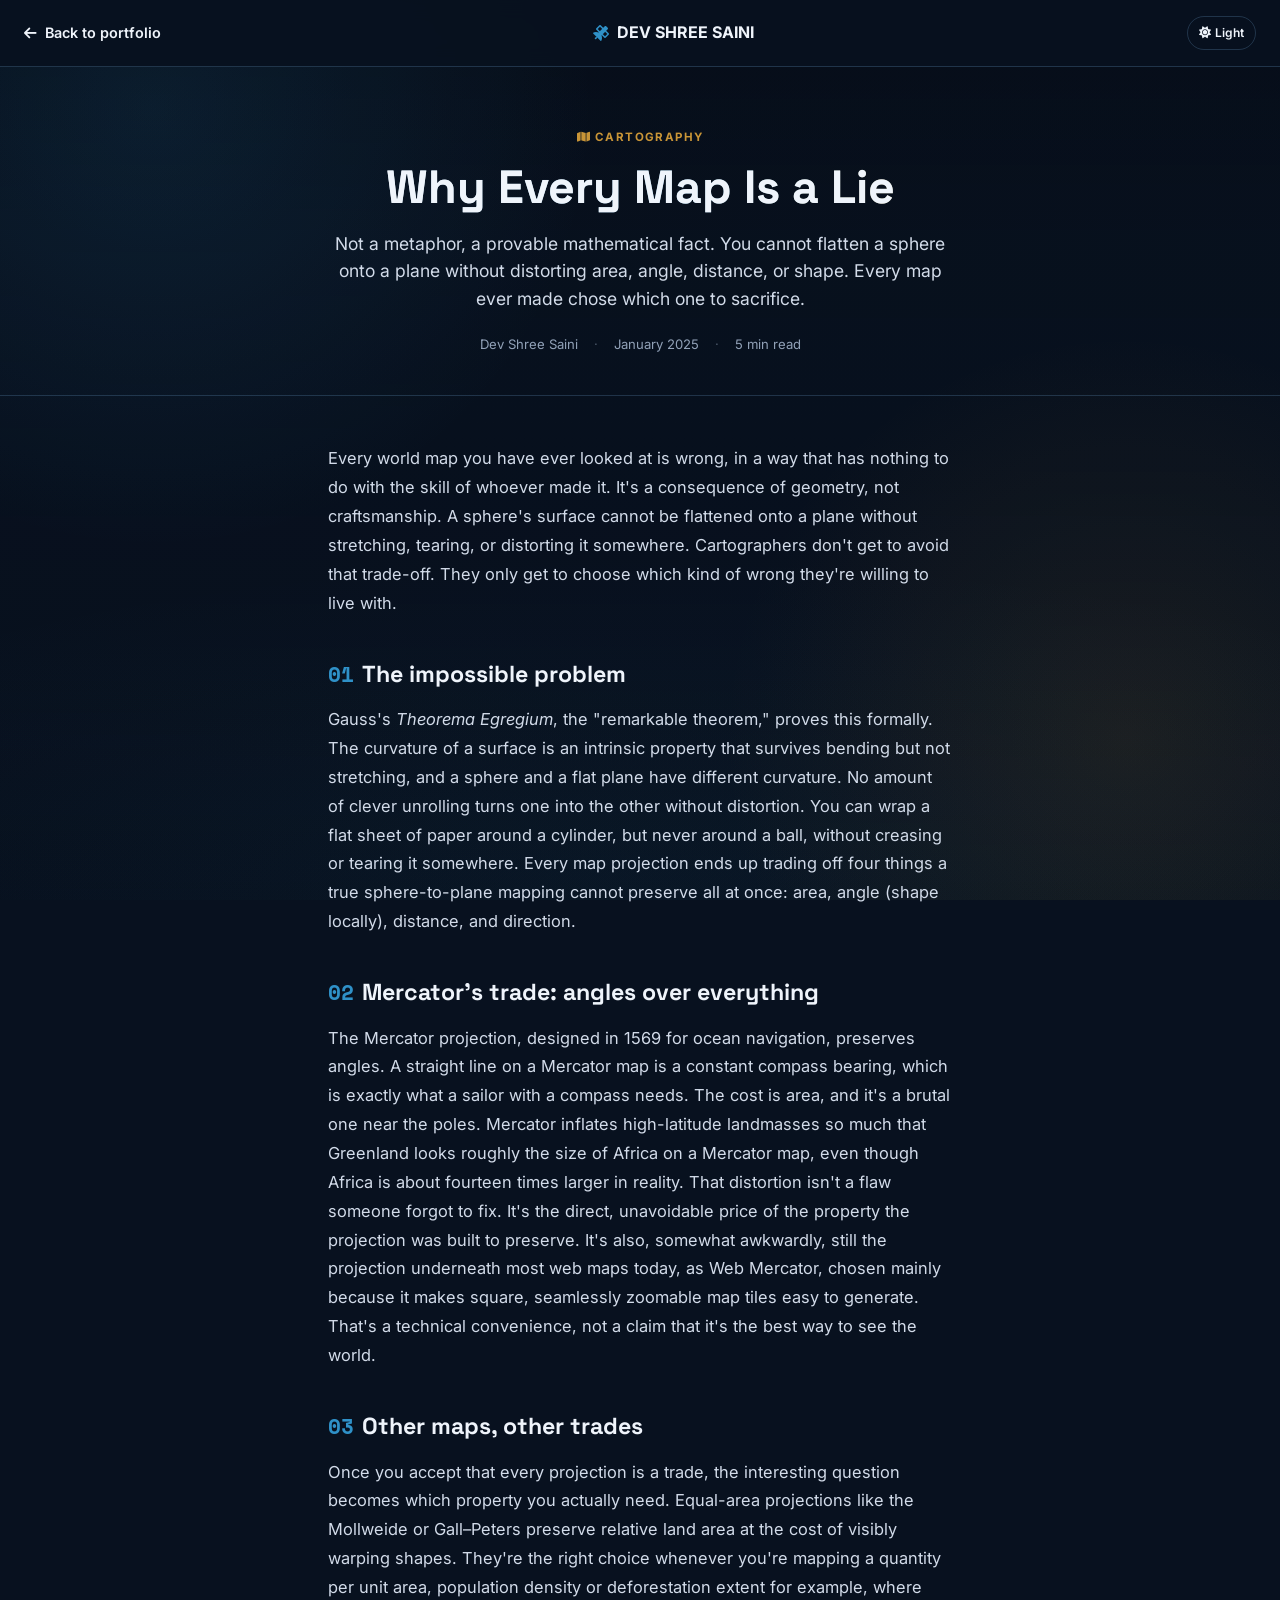
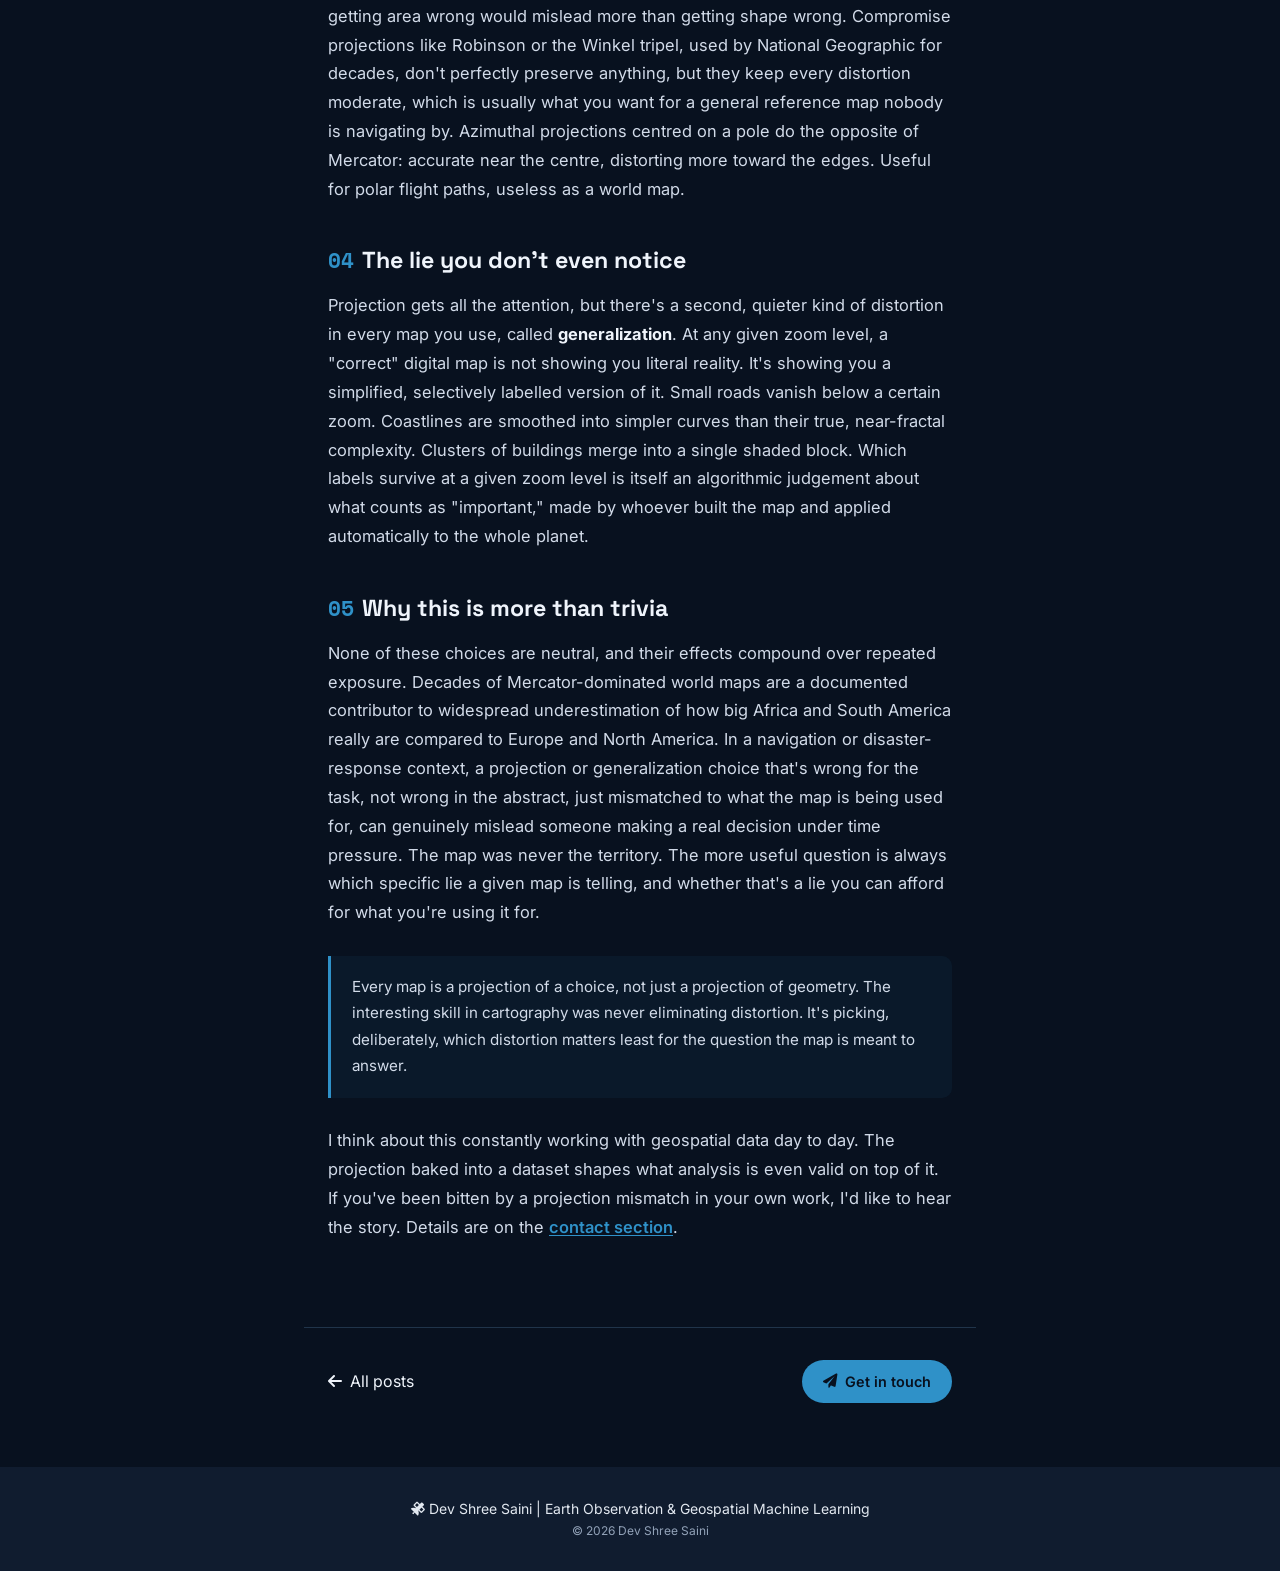
<file: posts/why-every-map-is-a-lie.html>
<!DOCTYPE html>
<html lang="en">
<head>
    <meta charset="UTF-8">
    <meta name="viewport" content="width=device-width, initial-scale=1.0">
    <title>Why Every Map Is a Lie — Dev Shree Saini</title>
    <meta name="description" content="You can't flatten a sphere without distorting something. That's a mathematical fact, not a limitation of current tools. Every map you've ever used made a choice about what to lie about.">
    <meta name="author" content="Dev Shree Saini">
    <link rel="canonical" href="https://devam29.github.io/Resume2/posts/why-every-map-is-a-lie.html">
    <meta property="og:type" content="article">
    <meta property="og:title" content="Why Every Map Is a Lie">
    <meta property="og:description" content="You can't flatten a sphere without distorting something. Every map you've ever used made a choice about what to lie about.">
    <meta property="og:url" content="https://devam29.github.io/Resume2/posts/why-every-map-is-a-lie.html">
    <meta name="twitter:card" content="summary">
    <meta name="twitter:title" content="Why Every Map Is a Lie">
    <meta name="twitter:description" content="You can't flatten a sphere without distorting something. Every map made a choice about what to lie about.">
    <link rel="icon" href="data:image/svg+xml,<svg xmlns='http://www.w3.org/2000/svg' viewBox='0 0 24 24'><text x='0' y='20' font-size='20'>🛰️</text></svg>">

    <script type="application/ld+json">
    {
      "@context": "https://schema.org",
      "@type": "BlogPosting",
      "headline": "Why Every Map Is a Lie",
      "description": "You can't flatten a sphere without distorting something. Every map you've ever used made a choice about what to lie about.",
      "author": { "@type": "Person", "name": "Dev Shree Saini", "url": "https://devam29.github.io/Resume2/" },
      "url": "https://devam29.github.io/Resume2/posts/why-every-map-is-a-lie.html"
    }
    </script>

    <link href="https://fonts.googleapis.com/css2?family=Inter:wght@300;400;500;600;700&family=Space+Grotesk:wght@400;500;700&family=Space+Mono&display=swap" rel="stylesheet">
    <link rel="stylesheet" href="https://cdnjs.cloudflare.com/ajax/libs/font-awesome/6.0.0-beta3/css/all.min.css">
    <link rel="stylesheet" href="../css/utilities.css">
    <link rel="stylesheet" href="../css/styles.css">
    <link rel="stylesheet" href="../css/blog.css">
</head>
<body>
    <a href="#main" class="skip-link">Skip to content</a>

    <nav class="blog-nav">
        <a href="../index.html" class="back-link"><i class="fas fa-arrow-left"></i><span>Back to portfolio</span></a>
        <div class="brand"><i class="fas fa-satellite text-[--accent-primary]"></i><span>DEV SHREE SAINI</span></div>
        <button id="theme-toggle" class="theme-btn"><i class="fas fa-sun"></i><span>Light</span></button>
    </nav>

    <main id="main">
    <header class="blog-hero">
        <span class="blog-kicker"><i class="fas fa-map mr-1"></i>Cartography</span>
        <h1 class="blog-title">Why Every Map Is a Lie</h1>
        <p class="blog-dek">Not a metaphor, a provable mathematical fact. You cannot flatten a sphere onto a plane without distorting area, angle, distance, or shape. Every map ever made chose which one to sacrifice.</p>
        <div class="blog-meta">
            <span>Dev Shree Saini</span><span class="dot">&middot;</span>
            <span>January 2025</span><span class="dot">&middot;</span>
            <span>5 min read</span>
        </div>
    </header>

    <article class="blog-body">
        <p class="blog-lede">Every world map you have ever looked at is wrong, in a way that has nothing to do with the skill of whoever made it. It's a consequence of geometry, not craftsmanship. A sphere's surface cannot be flattened onto a plane without stretching, tearing, or distorting it somewhere. Cartographers don't get to avoid that trade-off. They only get to choose which kind of wrong they're willing to live with.</p>

        <h2><span class="h-num">01</span>The impossible problem</h2>
        <p>Gauss's <em>Theorema Egregium</em>, the "remarkable theorem," proves this formally. The curvature of a surface is an intrinsic property that survives bending but not stretching, and a sphere and a flat plane have different curvature. No amount of clever unrolling turns one into the other without distortion. You can wrap a flat sheet of paper around a cylinder, but never around a ball, without creasing or tearing it somewhere. Every map projection ends up trading off four things a true sphere-to-plane mapping cannot preserve all at once: area, angle (shape locally), distance, and direction.</p>

        <h2><span class="h-num">02</span>Mercator's trade: angles over everything</h2>
        <p>The Mercator projection, designed in 1569 for ocean navigation, preserves angles. A straight line on a Mercator map is a constant compass bearing, which is exactly what a sailor with a compass needs. The cost is area, and it's a brutal one near the poles. Mercator inflates high-latitude landmasses so much that Greenland looks roughly the size of Africa on a Mercator map, even though Africa is about fourteen times larger in reality. That distortion isn't a flaw someone forgot to fix. It's the direct, unavoidable price of the property the projection was built to preserve. It's also, somewhat awkwardly, still the projection underneath most web maps today, as Web Mercator, chosen mainly because it makes square, seamlessly zoomable map tiles easy to generate. That's a technical convenience, not a claim that it's the best way to see the world.</p>

        <h2><span class="h-num">03</span>Other maps, other trades</h2>
        <p>Once you accept that every projection is a trade, the interesting question becomes which property you actually need. Equal-area projections like the Mollweide or Gall&ndash;Peters preserve relative land area at the cost of visibly warping shapes. They're the right choice whenever you're mapping a quantity per unit area, population density or deforestation extent for example, where getting area wrong would mislead more than getting shape wrong. Compromise projections like Robinson or the Winkel tripel, used by National Geographic for decades, don't perfectly preserve anything, but they keep every distortion moderate, which is usually what you want for a general reference map nobody is navigating by. Azimuthal projections centred on a pole do the opposite of Mercator: accurate near the centre, distorting more toward the edges. Useful for polar flight paths, useless as a world map.</p>

        <h2><span class="h-num">04</span>The lie you don't even notice</h2>
        <p>Projection gets all the attention, but there's a second, quieter kind of distortion in every map you use, called <strong>generalization</strong>. At any given zoom level, a "correct" digital map is not showing you literal reality. It's showing you a simplified, selectively labelled version of it. Small roads vanish below a certain zoom. Coastlines are smoothed into simpler curves than their true, near-fractal complexity. Clusters of buildings merge into a single shaded block. Which labels survive at a given zoom level is itself an algorithmic judgement about what counts as "important," made by whoever built the map and applied automatically to the whole planet.</p>

        <h2><span class="h-num">05</span>Why this is more than trivia</h2>
        <p>None of these choices are neutral, and their effects compound over repeated exposure. Decades of Mercator-dominated world maps are a documented contributor to widespread underestimation of how big Africa and South America really are compared to Europe and North America. In a navigation or disaster-response context, a projection or generalization choice that's wrong for the task, not wrong in the abstract, just mismatched to what the map is being used for, can genuinely mislead someone making a real decision under time pressure. The map was never the territory. The more useful question is always which specific lie a given map is telling, and whether that's a lie you can afford for what you're using it for.</p>

        <div class="blog-callout">
            <p>Every map is a projection of a choice, not just a projection of geometry. The interesting skill in cartography was never eliminating distortion. It's picking, deliberately, which distortion matters least for the question the map is meant to answer.</p>
        </div>

        <p>I think about this constantly working with geospatial data day to day. The projection baked into a dataset shapes what analysis is even valid on top of it. If you've been bitten by a projection mismatch in your own work, I'd like to hear the story. Details are on the <a href="../index.html#connect">contact section</a>.</p>
    </article>

    <nav class="blog-footer-nav">
        <a href="index.html" class="back-link"><i class="fas fa-arrow-left mr-2"></i>All posts</a>
        <a href="../index.html#connect" class="btn-primary inline-flex items-center"><i class="fas fa-paper-plane mr-2"></i>Get in touch</a>
    </nav>
    </main>

    <footer class="py-8 bg-[--bg-secondary] text-center">
        <div class="max-w-7xl mx-auto px-4">
            <p class="text-sm mb-1" style="color: var(--footer-text);"><i class="fas fa-satellite mr-1"></i>Dev Shree Saini | Earth Observation &amp; Geospatial Machine Learning</p>
            <p class="text-xs" style="color: var(--text-muted);">&copy; 2026 Dev Shree Saini</p>
        </div>
    </footer>

    <script src="../js/blog.js"></script>
</body>
</html>
</file>
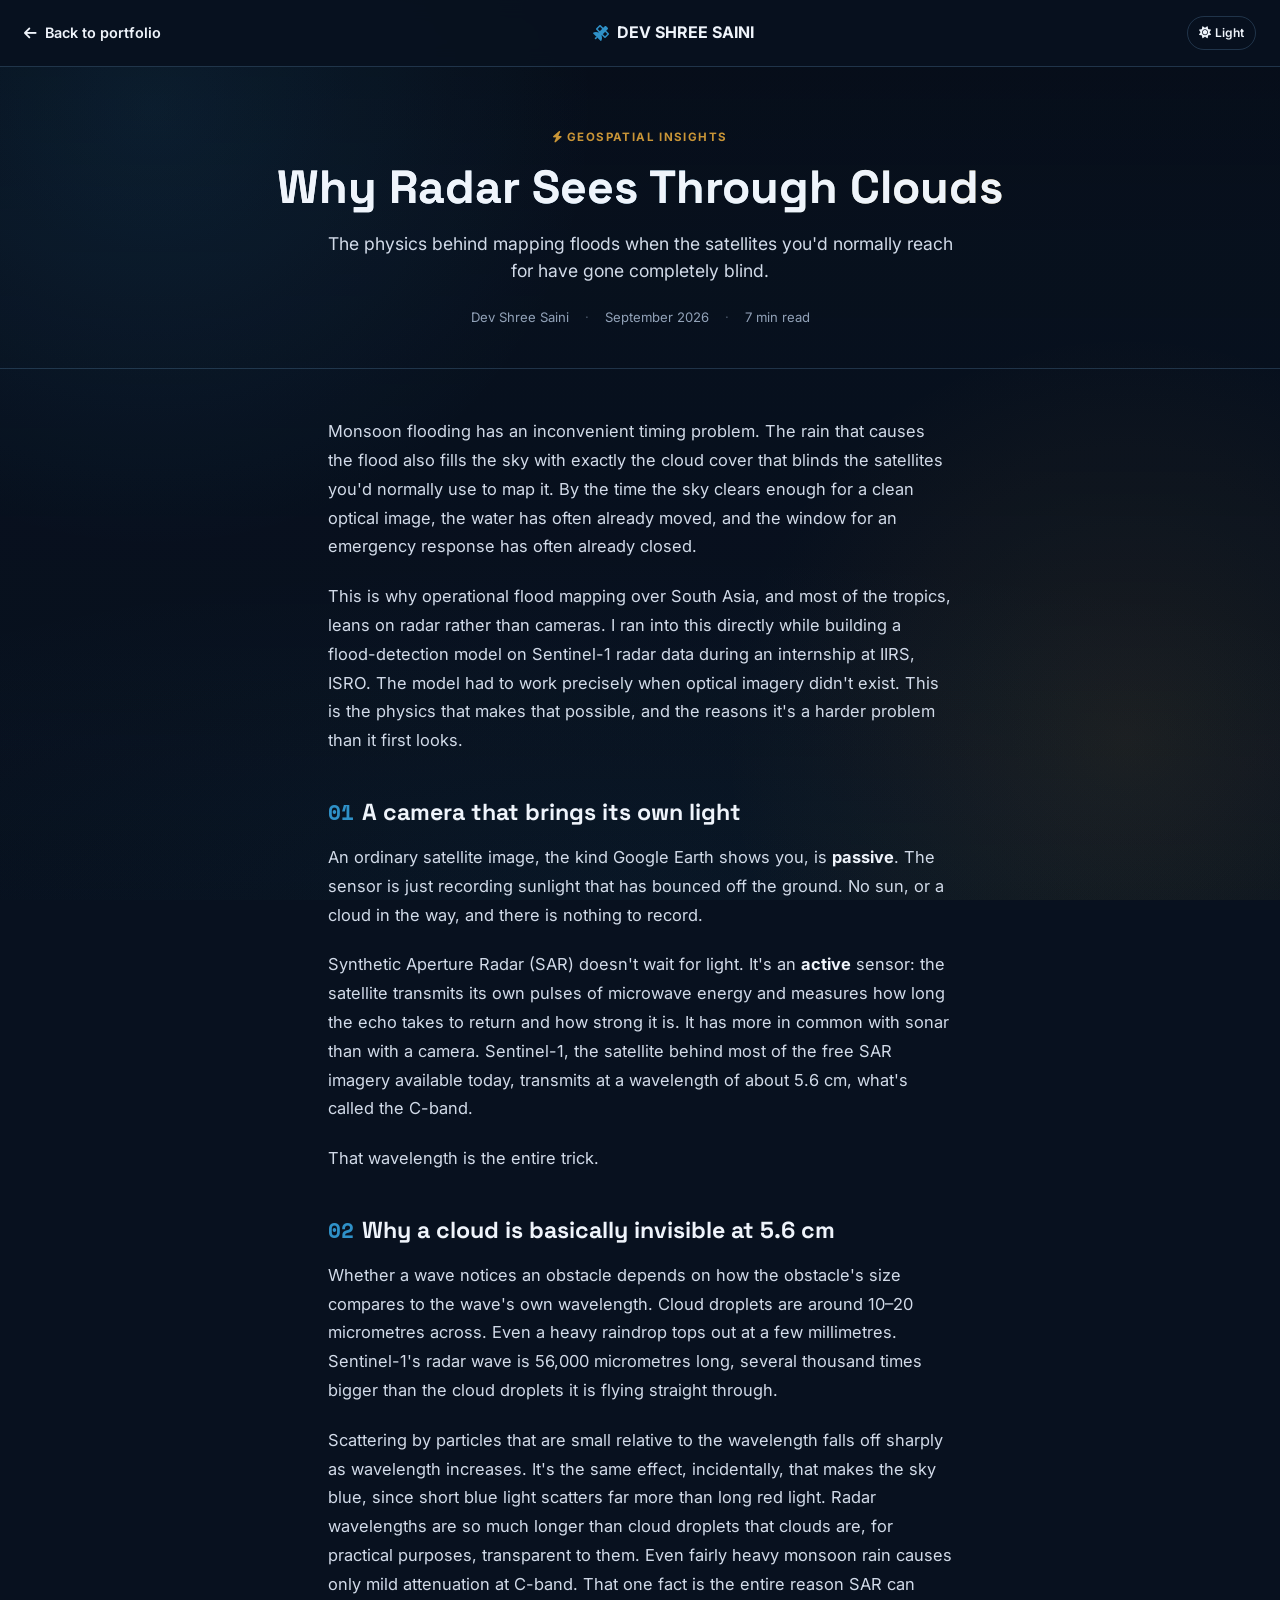
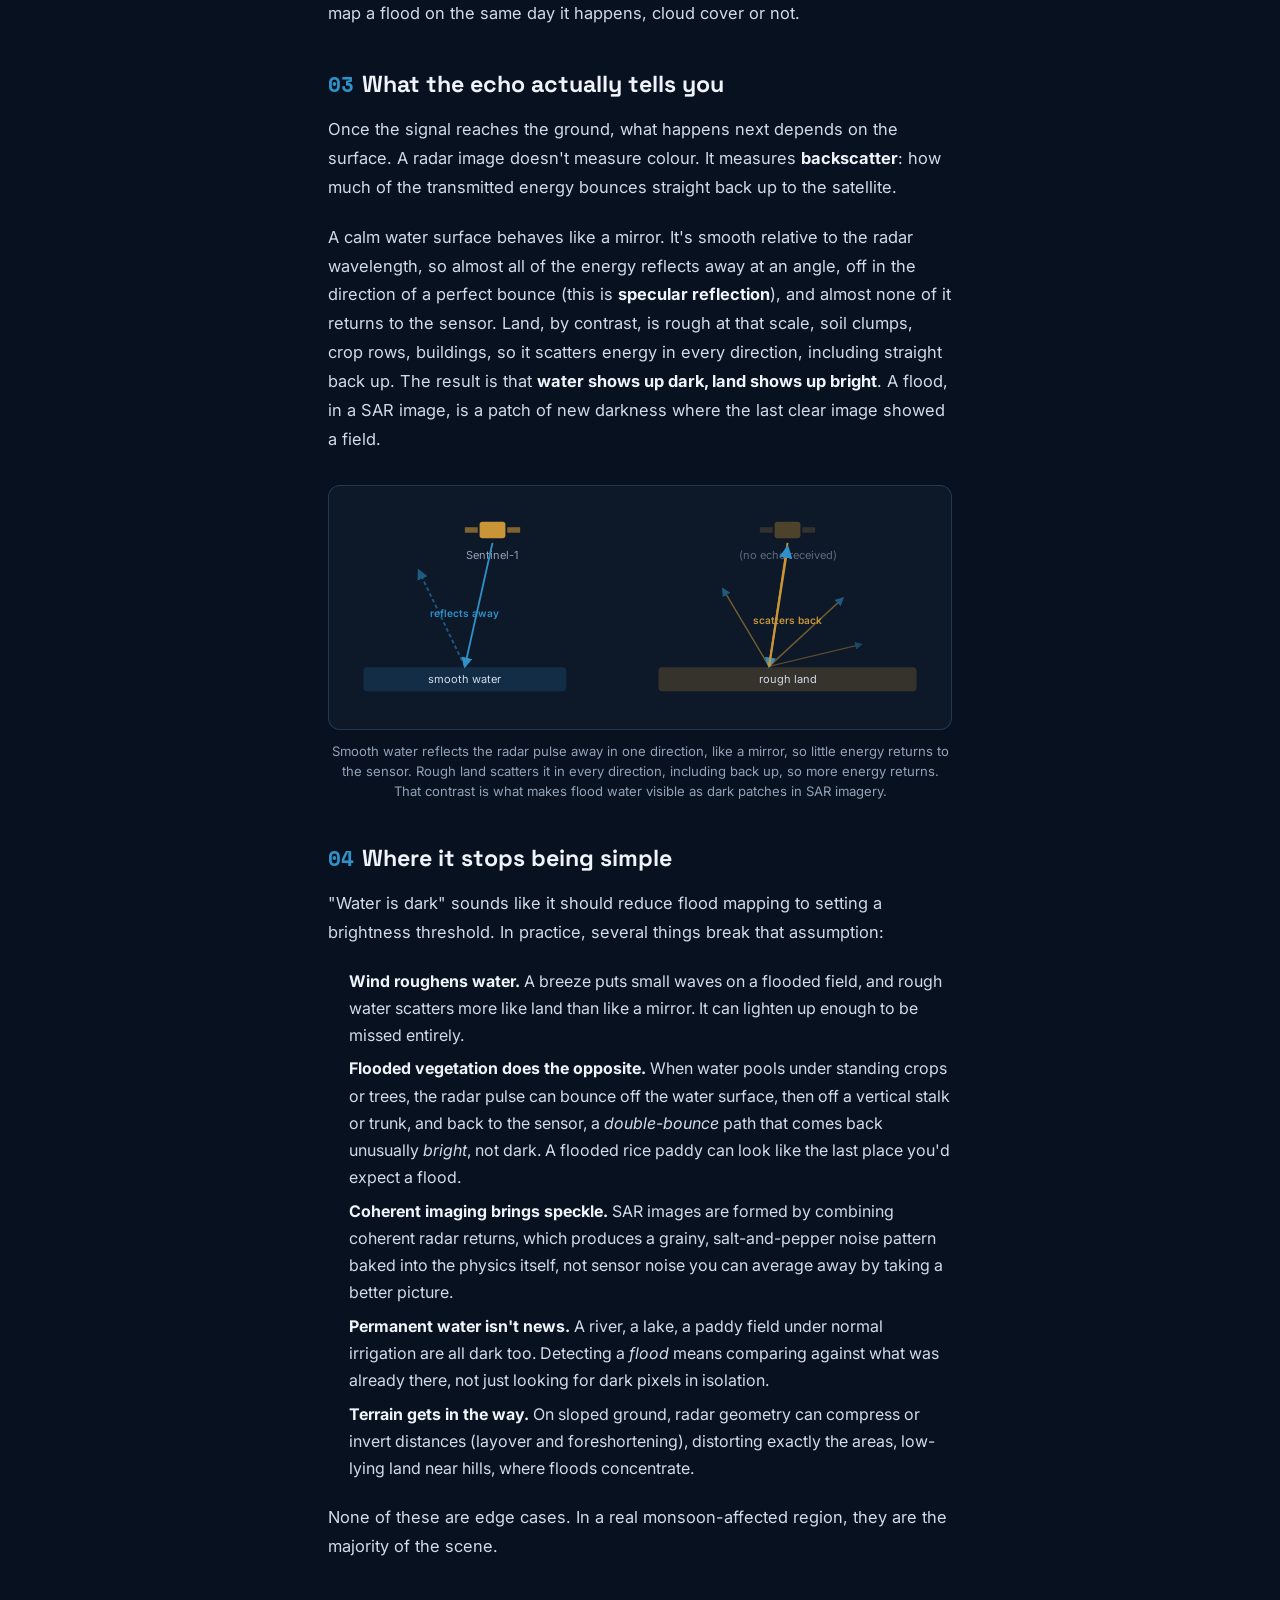
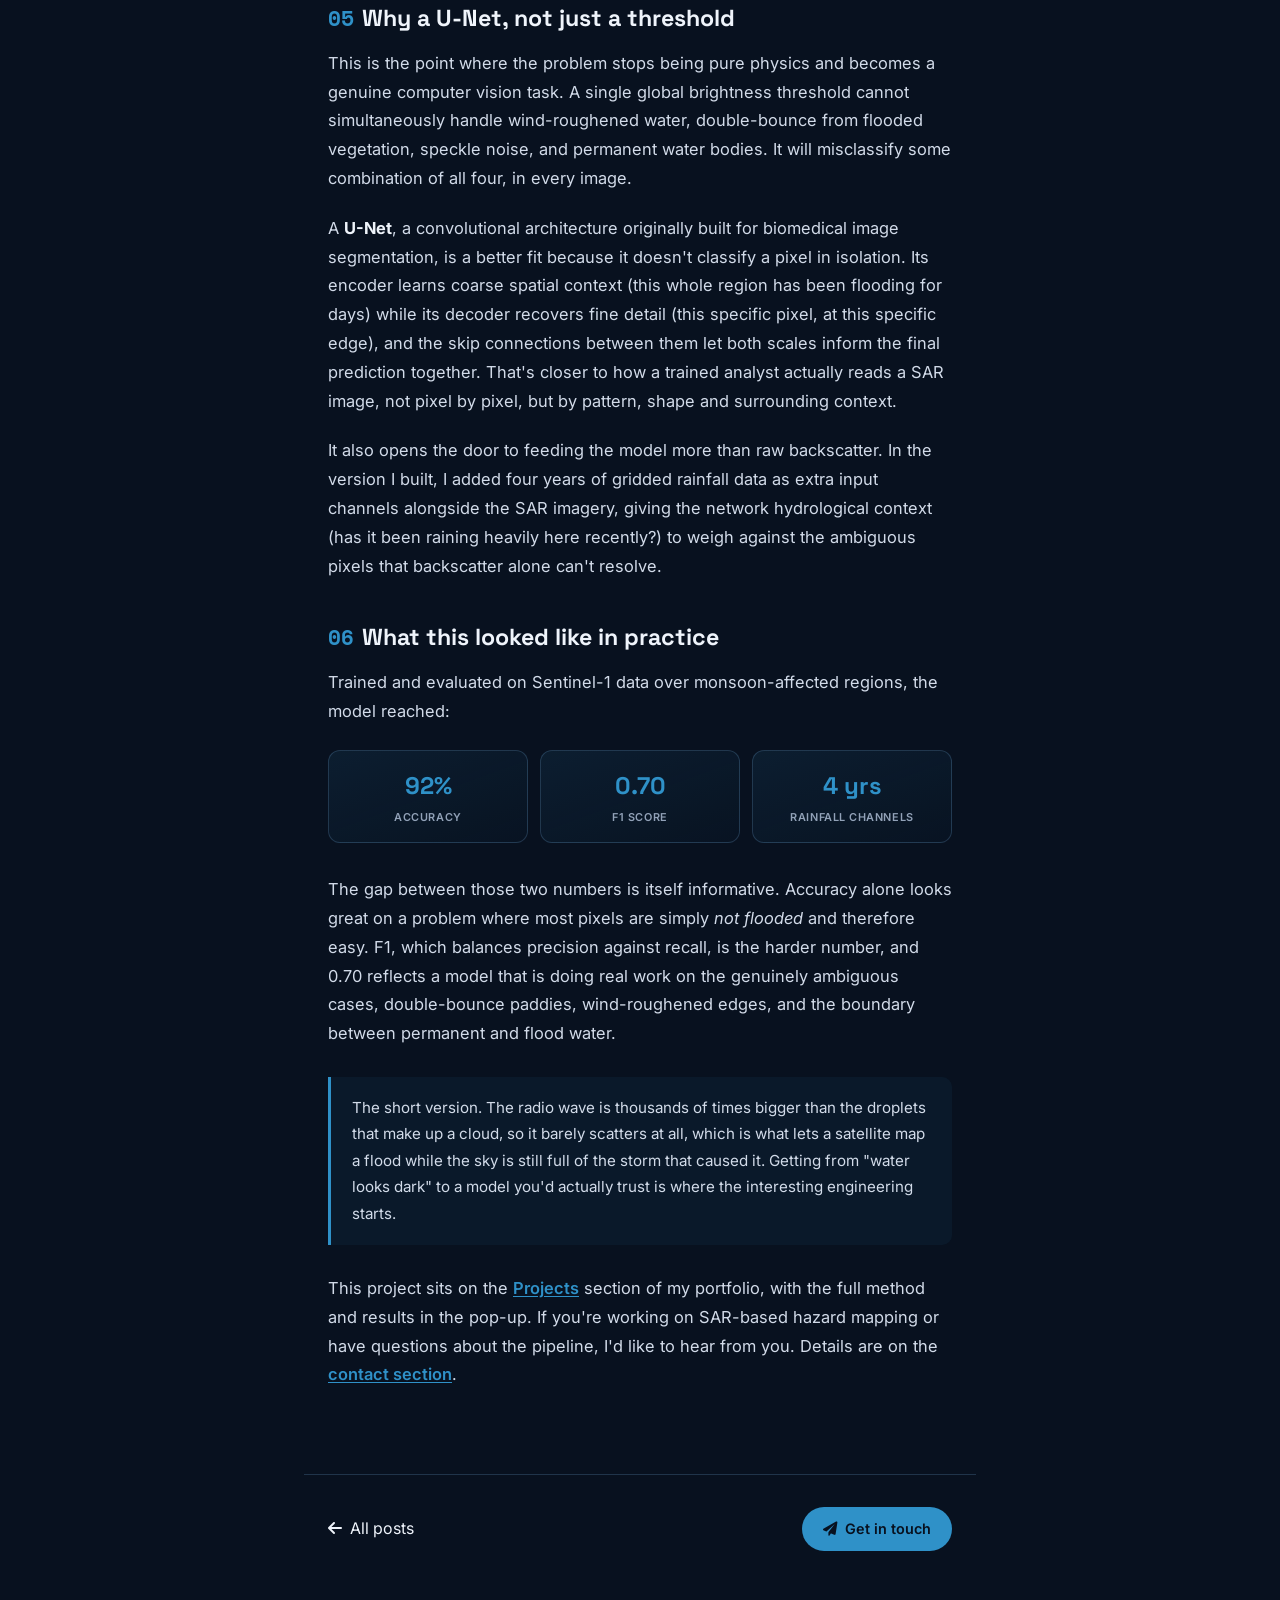
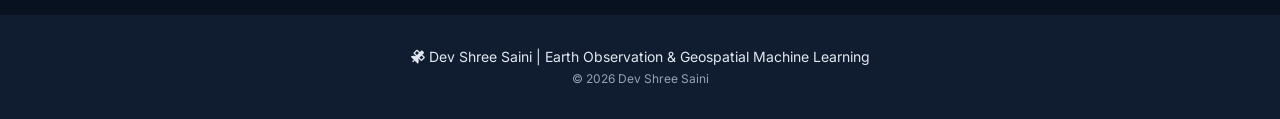
<file: posts/why-radar-sees-through-clouds.html>
<!DOCTYPE html>
<html lang="en">
<head>
    <meta charset="UTF-8">
    <meta name="viewport" content="width=device-width, initial-scale=1.0">
    <title>Why Radar Sees Through Clouds — Dev Shree Saini</title>
    <meta name="description" content="The physics behind mapping floods with Sentinel-1 SAR when monsoon cloud cover blinds optical satellites, covering wavelength, backscatter, and why deep learning beats a simple threshold.">
    <meta name="author" content="Dev Shree Saini">
    <link rel="canonical" href="https://devam29.github.io/Resume2/posts/why-radar-sees-through-clouds.html">
    <meta property="og:type" content="article">
    <meta property="og:title" content="Why Radar Sees Through Clouds">
    <meta property="og:description" content="The physics behind mapping floods with Sentinel-1 SAR when monsoon cloud cover blinds optical satellites.">
    <meta property="og:url" content="https://devam29.github.io/Resume2/posts/why-radar-sees-through-clouds.html">
    <meta name="twitter:card" content="summary">
    <meta name="twitter:title" content="Why Radar Sees Through Clouds">
    <meta name="twitter:description" content="The physics behind mapping floods with Sentinel-1 SAR when monsoon cloud cover blinds optical satellites.">
    <link rel="icon" href="data:image/svg+xml,<svg xmlns='http://www.w3.org/2000/svg' viewBox='0 0 24 24'><text x='0' y='20' font-size='20'>🛰️</text></svg>">

    <script type="application/ld+json">
    {
      "@context": "https://schema.org",
      "@type": "BlogPosting",
      "headline": "Why Radar Sees Through Clouds",
      "description": "The physics behind mapping floods with Sentinel-1 SAR when monsoon cloud cover blinds optical satellites, covering wavelength, backscatter, and why deep learning beats a simple threshold.",
      "author": { "@type": "Person", "name": "Dev Shree Saini", "url": "https://devam29.github.io/Resume2/" },
      "url": "https://devam29.github.io/Resume2/posts/why-radar-sees-through-clouds.html"
    }
    </script>

    <link href="https://fonts.googleapis.com/css2?family=Inter:wght@300;400;500;600;700&family=Space+Grotesk:wght@400;500;700&family=Space+Mono&display=swap" rel="stylesheet">
    <link rel="stylesheet" href="https://cdnjs.cloudflare.com/ajax/libs/font-awesome/6.0.0-beta3/css/all.min.css">
    <link rel="stylesheet" href="../css/utilities.css">
    <link rel="stylesheet" href="../css/styles.css">
    <link rel="stylesheet" href="../css/blog.css">
</head>
<body>
    <a href="#main" class="skip-link">Skip to content</a>

    <nav class="blog-nav">
        <a href="../index.html" class="back-link"><i class="fas fa-arrow-left"></i><span>Back to portfolio</span></a>
        <div class="brand"><i class="fas fa-satellite text-[--accent-primary]"></i><span>DEV SHREE SAINI</span></div>
        <button id="theme-toggle" class="theme-btn"><i class="fas fa-sun"></i><span>Light</span></button>
    </nav>

    <main id="main">
    <header class="blog-hero">
        <span class="blog-kicker"><i class="fas fa-bolt mr-1"></i>Geospatial Insights</span>
        <h1 class="blog-title">Why Radar Sees Through Clouds</h1>
        <p class="blog-dek">The physics behind mapping floods when the satellites you'd normally reach for have gone completely blind.</p>
        <div class="blog-meta">
            <span>Dev Shree Saini</span><span class="dot">&middot;</span>
            <span>September 2026</span><span class="dot">&middot;</span>
            <span>7 min read</span>
        </div>
    </header>

    <article class="blog-body">
        <p class="blog-lede">Monsoon flooding has an inconvenient timing problem. The rain that causes the flood also fills the sky with exactly the cloud cover that blinds the satellites you'd normally use to map it. By the time the sky clears enough for a clean optical image, the water has often already moved, and the window for an emergency response has often already closed.</p>

        <p>This is why operational flood mapping over South Asia, and most of the tropics, leans on radar rather than cameras. I ran into this directly while building a flood-detection model on Sentinel-1 radar data during an internship at IIRS, ISRO. The model had to work precisely when optical imagery didn't exist. This is the physics that makes that possible, and the reasons it's a harder problem than it first looks.</p>

        <h2><span class="h-num">01</span>A camera that brings its own light</h2>
        <p>An ordinary satellite image, the kind Google Earth shows you, is <strong>passive</strong>. The sensor is just recording sunlight that has bounced off the ground. No sun, or a cloud in the way, and there is nothing to record.</p>
        <p>Synthetic Aperture Radar (SAR) doesn't wait for light. It's an <strong>active</strong> sensor: the satellite transmits its own pulses of microwave energy and measures how long the echo takes to return and how strong it is. It has more in common with sonar than with a camera. Sentinel-1, the satellite behind most of the free SAR imagery available today, transmits at a wavelength of about 5.6&nbsp;cm, what's called the C-band.</p>
        <p>That wavelength is the entire trick.</p>

        <h2><span class="h-num">02</span>Why a cloud is basically invisible at 5.6&nbsp;cm</h2>
        <p>Whether a wave notices an obstacle depends on how the obstacle's size compares to the wave's own wavelength. Cloud droplets are around 10&ndash;20 micrometres across. Even a heavy raindrop tops out at a few millimetres. Sentinel-1's radar wave is 56,000 micrometres long, several thousand times bigger than the cloud droplets it is flying straight through.</p>
        <p>Scattering by particles that are small relative to the wavelength falls off sharply as wavelength increases. It's the same effect, incidentally, that makes the sky blue, since short blue light scatters far more than long red light. Radar wavelengths are so much longer than cloud droplets that clouds are, for practical purposes, transparent to them. Even fairly heavy monsoon rain causes only mild attenuation at C-band. That one fact is the entire reason SAR can map a flood on the same day it happens, cloud cover or not.</p>

        <h2><span class="h-num">03</span>What the echo actually tells you</h2>
        <p>Once the signal reaches the ground, what happens next depends on the surface. A radar image doesn't measure colour. It measures <strong>backscatter</strong>: how much of the transmitted energy bounces straight back up to the satellite.</p>
        <p>A calm water surface behaves like a mirror. It's smooth relative to the radar wavelength, so almost all of the energy reflects away at an angle, off in the direction of a perfect bounce (this is <strong>specular reflection</strong>), and almost none of it returns to the sensor. Land, by contrast, is rough at that scale, soil clumps, crop rows, buildings, so it scatters energy in every direction, including straight back up. The result is that <strong>water shows up dark, land shows up bright</strong>. A flood, in a SAR image, is a patch of new darkness where the last clear image showed a field.</p>

        <div class="blog-figure">
            <figure>
                <div class="diagram-frame">
                    <svg viewBox="0 0 640 220" role="img" aria-labelledby="specdiag-title" xmlns="http://www.w3.org/2000/svg" style="width:100%;height:auto;">
                        <title id="specdiag-title">Diagram comparing specular reflection off smooth water with diffuse scattering off rough land</title>
                        <defs>
                            <marker id="arrow" viewBox="0 0 10 10" refX="8" refY="5" markerWidth="6" markerHeight="6" orient="auto-start-reverse">
                                <path d="M0,0 L10,5 L0,10 z" fill="var(--accent-primary)"></path>
                            </marker>
                        </defs>
                        <!-- satellite -->
                        <g transform="translate(160,26)">
                            <rect x="-14" y="-9" width="28" height="18" rx="3" fill="var(--accent-secondary)"></rect>
                            <rect x="-30" y="-3" width="14" height="6" fill="var(--accent-secondary)" opacity="0.6"></rect>
                            <rect x="16" y="-3" width="14" height="6" fill="var(--accent-secondary)" opacity="0.6"></rect>
                        </g>
                        <text x="160" y="58" text-anchor="middle" font-size="12" fill="var(--text-muted)" font-family="Inter, sans-serif">Sentinel-1</text>

                        <g transform="translate(480,26)">
                            <rect x="-14" y="-9" width="28" height="18" rx="3" fill="var(--accent-secondary)" opacity="0.35"></rect>
                            <rect x="-30" y="-3" width="14" height="6" fill="var(--accent-secondary)" opacity="0.2"></rect>
                            <rect x="16" y="-3" width="14" height="6" fill="var(--accent-secondary)" opacity="0.2"></rect>
                        </g>
                        <text x="480" y="58" text-anchor="middle" font-size="12" fill="var(--text-muted)" opacity="0.6" font-family="Inter, sans-serif">(no echo received)</text>

                        <!-- ground -->
                        <rect x="20" y="175" width="220" height="26" rx="4" fill="var(--accent-primary)" opacity="0.18"></rect>
                        <text x="130" y="192" text-anchor="middle" font-size="12" fill="var(--text-secondary)" font-family="Inter, sans-serif">smooth water</text>
                        <rect x="340" y="175" width="280" height="26" rx="4" fill="var(--accent-secondary)" opacity="0.22"></rect>
                        <text x="480" y="192" text-anchor="middle" font-size="12" fill="var(--text-secondary)" font-family="Inter, sans-serif">rough land</text>

                        <!-- down pulses -->
                        <line x1="160" y1="40" x2="130" y2="174" stroke="var(--accent-primary)" stroke-width="2" marker-end="url(#arrow)"></line>
                        <line x1="480" y1="40" x2="460" y2="174" stroke="var(--accent-secondary)" stroke-width="2" marker-end="url(#arrow)"></line>

                        <!-- specular: bounces away at matching angle -->
                        <line x1="130" y1="174" x2="80" y2="70" stroke="var(--accent-primary)" stroke-width="2" opacity="0.55" stroke-dasharray="4 3" marker-end="url(#arrow)"></line>

                        <!-- diffuse: scatters every direction incl. back up -->
                        <line x1="460" y1="174" x2="480" y2="45" stroke="var(--accent-secondary)" stroke-width="2.4" marker-end="url(#arrow)"></line>
                        <line x1="460" y1="174" x2="410" y2="90" stroke="var(--accent-secondary)" stroke-width="1.6" opacity="0.55" marker-end="url(#arrow)"></line>
                        <line x1="460" y1="174" x2="540" y2="100" stroke="var(--accent-secondary)" stroke-width="1.6" opacity="0.55" marker-end="url(#arrow)"></line>
                        <line x1="460" y1="174" x2="560" y2="150" stroke="var(--accent-secondary)" stroke-width="1.4" opacity="0.4" marker-end="url(#arrow)"></line>

                        <text x="130" y="120" text-anchor="middle" font-size="11" fill="var(--accent-primary)" font-family="Inter, sans-serif" font-weight="600">reflects away</text>
                        <text x="480" y="128" text-anchor="middle" font-size="11" fill="var(--accent-secondary)" font-family="Inter, sans-serif" font-weight="600">scatters back</text>
                    </svg>
                </div>
                <figcaption>Smooth water reflects the radar pulse away in one direction, like a mirror, so little energy returns to the sensor. Rough land scatters it in every direction, including back up, so more energy returns. That contrast is what makes flood water visible as dark patches in SAR imagery.</figcaption>
            </figure>
        </div>

        <h2><span class="h-num">04</span>Where it stops being simple</h2>
        <p>"Water is dark" sounds like it should reduce flood mapping to setting a brightness threshold. In practice, several things break that assumption:</p>
        <ul>
            <li><strong>Wind roughens water.</strong> A breeze puts small waves on a flooded field, and rough water scatters more like land than like a mirror. It can lighten up enough to be missed entirely.</li>
            <li><strong>Flooded vegetation does the opposite.</strong> When water pools under standing crops or trees, the radar pulse can bounce off the water surface, then off a vertical stalk or trunk, and back to the sensor, a <em>double-bounce</em> path that comes back unusually <em>bright</em>, not dark. A flooded rice paddy can look like the last place you'd expect a flood.</li>
            <li><strong>Coherent imaging brings speckle.</strong> SAR images are formed by combining coherent radar returns, which produces a grainy, salt-and-pepper noise pattern baked into the physics itself, not sensor noise you can average away by taking a better picture.</li>
            <li><strong>Permanent water isn't news.</strong> A river, a lake, a paddy field under normal irrigation are all dark too. Detecting a <em>flood</em> means comparing against what was already there, not just looking for dark pixels in isolation.</li>
            <li><strong>Terrain gets in the way.</strong> On sloped ground, radar geometry can compress or invert distances (layover and foreshortening), distorting exactly the areas, low-lying land near hills, where floods concentrate.</li>
        </ul>
        <p>None of these are edge cases. In a real monsoon-affected region, they are the majority of the scene.</p>

        <h2><span class="h-num">05</span>Why a U-Net, not just a threshold</h2>
        <p>This is the point where the problem stops being pure physics and becomes a genuine computer vision task. A single global brightness threshold cannot simultaneously handle wind-roughened water, double-bounce from flooded vegetation, speckle noise, and permanent water bodies. It will misclassify some combination of all four, in every image.</p>
        <p>A <strong>U-Net</strong>, a convolutional architecture originally built for biomedical image segmentation, is a better fit because it doesn't classify a pixel in isolation. Its encoder learns coarse spatial context (this whole region has been flooding for days) while its decoder recovers fine detail (this specific pixel, at this specific edge), and the skip connections between them let both scales inform the final prediction together. That's closer to how a trained analyst actually reads a SAR image, not pixel by pixel, but by pattern, shape and surrounding context.</p>
        <p>It also opens the door to feeding the model more than raw backscatter. In the version I built, I added four years of gridded rainfall data as extra input channels alongside the SAR imagery, giving the network hydrological context (has it been raining heavily here recently?) to weigh against the ambiguous pixels that backscatter alone can't resolve.</p>

        <h2><span class="h-num">06</span>What this looked like in practice</h2>
        <p>Trained and evaluated on Sentinel-1 data over monsoon-affected regions, the model reached:</p>
        <div class="blog-stats">
            <div class="blog-stat"><span class="num">92%</span><span class="lbl">Accuracy</span></div>
            <div class="blog-stat"><span class="num">0.70</span><span class="lbl">F1 Score</span></div>
            <div class="blog-stat"><span class="num">4 yrs</span><span class="lbl">Rainfall Channels</span></div>
        </div>
        <p>The gap between those two numbers is itself informative. Accuracy alone looks great on a problem where most pixels are simply <em>not flooded</em> and therefore easy. F1, which balances precision against recall, is the harder number, and 0.70 reflects a model that is doing real work on the genuinely ambiguous cases, double-bounce paddies, wind-roughened edges, and the boundary between permanent and flood water.</p>

        <div class="blog-callout">
            <p>The short version. The radio wave is thousands of times bigger than the droplets that make up a cloud, so it barely scatters at all, which is what lets a satellite map a flood while the sky is still full of the storm that caused it. Getting from "water looks dark" to a model you'd actually trust is where the interesting engineering starts.</p>
        </div>

        <p>This project sits on the <a href="../index.html#projects">Projects</a> section of my portfolio, with the full method and results in the pop-up. If you're working on SAR-based hazard mapping or have questions about the pipeline, I'd like to hear from you. Details are on the <a href="../index.html#connect">contact section</a>.</p>
    </article>

    <nav class="blog-footer-nav">
        <a href="index.html" class="back-link"><i class="fas fa-arrow-left mr-2"></i>All posts</a>
        <a href="../index.html#connect" class="btn-primary inline-flex items-center"><i class="fas fa-paper-plane mr-2"></i>Get in touch</a>
    </nav>
    </main>

    <footer class="py-8 bg-[--bg-secondary] text-center">
        <div class="max-w-7xl mx-auto px-4">
            <p class="text-sm mb-1" style="color: var(--footer-text);"><i class="fas fa-satellite mr-1"></i>Dev Shree Saini | Earth Observation &amp; Geospatial Machine Learning</p>
            <p class="text-xs" style="color: var(--text-muted);">&copy; 2026 Dev Shree Saini</p>
        </div>
    </footer>

    <script src="../js/blog.js"></script>
</body>
</html>
</file>
<file: css/styles.css>
/* Dev Shree Saini — portfolio styles
Single source of truth. Edit here, not in index.html. */

/* ===== THEME VARIABLES ===== */
:root {
  --bg-primary: #08111f;
  --bg-secondary: #101c2f;
  --bg-card: rgba(15, 26, 43, 0.86);
  --text-primary: #eff4fb;
  --text-secondary: #d2dbe9;
  --text-muted: #92a2b8;
  --accent-primary: #2f91c8;
  --accent-secondary: #c99537;
  --border-light: rgba(105, 155, 196, 0.26);
  --nav-bg: rgba(8, 17, 31, 0.94);
  --card-hover-border: #5aa9d5;
  --heading-gradient: linear-gradient(120deg, #f8fbff 5%, #89c1e2 55%, #d9b063 100%);
  --executive-bg: linear-gradient(145deg, rgba(23, 38, 61, 0.96), rgba(14, 24, 40, 0.96));
  --skill-badge-bg: rgba(47, 145, 200, 0.12);
  --skill-badge-border: #4a97c4;
  --timeline-dot: #FFD700;
  --loader-bg: #0A0E17;
  --modal-bg: #0F3460;
  --footer-text: #E2E8F0;
  --on-accent: #08111f;
  --star-color: rgba(255, 255, 255, 0.92);
  --star-glow: rgba(255, 255, 255, 0.40);
  --terminal-bg: rgba(0, 0, 0, 0.82);
  --terminal-chrome: rgba(0, 0, 0, 0.42);
  --terminal-out: #4ade80;
  --loader-track: rgba(255, 255, 255, 0.14);
  --status-ok: #4ade80;
  --horizon: rgba(47, 145, 200, 0.07);
}

.light-theme {
  --bg-primary: #f5f8fc;
  --bg-secondary: #e7eef6;
  --bg-card: rgba(255, 255, 255, 0.94);
  --text-primary: #162234;
  --text-secondary: #334155;
  --text-muted: #617286;
  --accent-primary: #256b97;
  --accent-secondary: #8a6115;
  --border-light: rgba(37, 107, 151, 0.18);
  --nav-bg: rgba(245, 248, 252, 0.96);
  --card-hover-border: #3f82ad;
  --heading-gradient: linear-gradient(135deg, #162234, #256b97);
  --executive-bg: linear-gradient(135deg, #ffffff, #edf3f9);
  --skill-badge-bg: rgba(37, 107, 151, 0.08);
  --skill-badge-border: #256b97;
  --timeline-dot: #F59E0B;
  --loader-bg: #F0F9FF;
  --modal-bg: #FFFFFF;
  --footer-text: #0F172A;
  --on-accent: #ffffff;
  --star-color: rgba(37, 107, 151, 0.55);
  --star-glow: rgba(37, 107, 151, 0.28);
  --terminal-bg: #0d1a27;
  --terminal-chrome: rgba(0, 0, 0, 0.35);
  --terminal-out: #4ade80;
  --loader-track: rgba(22, 34, 52, 0.16);
  --status-ok: #15803d;
  --horizon: rgba(37, 107, 151, 0.05);
}

* { box-sizing: border-box; }
body {
  font-family: 'Inter', sans-serif;
  background-color: var(--bg-primary);
  color: var(--text-primary);
  background-image:
  radial-gradient(circle at 12% 12%, rgba(47, 145, 200, 0.14) 0%, transparent 32%),
  radial-gradient(circle at 88% 82%, rgba(201, 149, 55, 0.11) 0%, transparent 30%),
  radial-gradient(ellipse 120% 55% at 50% 100%, var(--horizon) 0%, transparent 70%),
  linear-gradient(180deg, rgba(0,0,0,0.18) 0%, transparent 28%, transparent 72%, rgba(0,0,0,0.12) 100%);
  /* fixed so the atmosphere stays with the viewport down the whole page */
  background-attachment: fixed;
  background-repeat: no-repeat;
  scroll-behavior: smooth;
  line-height: 1.6;
  transition: background-color 0.3s ease, color 0.3s ease;
  margin: 0;
}
body::before {
  content: '';
  position: fixed;
  inset: 0;
  pointer-events: none;
  z-index: -2;
  background: linear-gradient(180deg, rgba(7, 14, 24, 0.22), rgba(7, 14, 24, 0.06));
}

/* Scroll Progress */
#scroll-progress {
  position: fixed;
  top: 0;
  left: 0;
  width: 0%;
  height: 3px;
  background: linear-gradient(90deg, var(--accent-primary), var(--accent-secondary));
  z-index: 1001;
  transition: width 0.1s ease;
}

/* Floating CV Button */
.floating-cv {
  position: fixed;
  bottom: 24px;
  left: 24px;
  z-index: 999;
  display: flex;
  align-items: center;
  gap: 8px;
  background: var(--accent-primary);
  color: white;
  padding: 12px 20px;
  border-radius: 50px;
  font-weight: 600;
  box-shadow: 0 4px 20px rgba(0, 180, 216, 0.3);
  transition: all 0.3s ease;
  text-decoration: none;
  backdrop-filter: blur(10px);
  border: 1px solid var(--border-light);
}
.floating-cv:hover {
  transform: translateY(-4px);
  box-shadow: 0 8px 30px rgba(0, 180, 216, 0.4);
  background: var(--accent-secondary);
  color: #0A0E17;
}

/* Navigation */
.navbar {
  transition: all 0.3s ease;
  background: var(--nav-bg);
  backdrop-filter: blur(15px);
  border-bottom: 1px solid var(--border-light);
  padding: 0.6rem 0;
}
.navbar.scrolled { box-shadow: 0 4px 30px rgba(0, 0, 0, 0.1); border-bottom: 1px solid var(--accent-primary); }
.nav-container { max-width: 1280px; margin: 0 auto; padding: 0 1rem; display: flex; justify-content: space-between; align-items: center; }
.nav-brand { display: flex; align-items: center; gap: 0.5rem; font-weight: 700; font-size: 1.25rem; color: var(--text-primary); }
.nav-controls { display: flex; align-items: center; gap: 0.5rem; }
.nav-links { display: none; }
@media (min-width: 768px) { .nav-links { display: flex; align-items: center; gap: 0.25rem; margin-right: 0.5rem; } }
.nav-links a { color: var(--text-primary); padding: 0.5rem 0.75rem; font-size: 0.85rem; font-weight: 600; transition: all 0.2s; white-space: nowrap; border-radius: 999px; }
.nav-links a:hover { color: var(--accent-primary); background: rgba(47, 145, 200, 0.1); }
.theme-btn, .lang-btn {
  padding: 0.4rem 0.7rem; border-radius: 20px; font-size: 0.75rem; font-weight: 600;
  cursor: pointer; background: transparent; border: 1px solid var(--border-light);
  color: var(--text-primary); display: flex; align-items: center; gap: 0.25rem; white-space: nowrap;
}
.lang-btn.active { background: var(--accent-primary); color: var(--on-accent); border-color: var(--accent-primary); }
.hire-me-btn {
  background: linear-gradient(135deg, var(--accent-secondary), #FFA500);
  color: #0A0E17 !important; font-weight: 600; border-radius: 50px;
  padding: 0.45rem 1rem !important; transition: all 0.3s ease; white-space: nowrap;
}
.hire-me-btn:hover { background: linear-gradient(135deg, #FFD700, #FF8C00); transform: translateY(-2px); }

/* Interactive Timeline */


/* Skills Constellation */
#skills-constellation { position: relative; min-height: 400px; margin: 2rem 0; }
.constellation-canvas { position: absolute; top: 0; left: 0; width: 100%; height: 100%; pointer-events: none; z-index: 1; }
.skills-grid-constellation {
  position: relative; z-index: 2; display: grid; grid-template-columns: repeat(2, 1fr);
  gap: 1.5rem; padding: 1rem;
}
@media (min-width: 768px) { .skills-grid-constellation { grid-template-columns: repeat(4, 1fr); } }
.skill-node {
  background: var(--bg-card); backdrop-filter: blur(10px); border: 1px solid var(--border-light);
  border-radius: 16px; padding: 1.5rem 1rem; text-align: center; transition: all 0.3s ease;
}
.skill-node:hover { transform: scale(1.05); border-color: var(--card-hover-border); box-shadow: 0 0 25px rgba(0, 180, 216, 0.2); }
.skill-node i { font-size: 2rem; color: var(--accent-primary); margin-bottom: 0.75rem; }
.skill-node h4 { font-weight: 600; color: var(--text-primary); margin-bottom: 0.5rem; }
.skill-node p { font-size: 0.8rem; color: var(--text-muted); }

/* Parallax */
.parallax-slow { transition: transform 0.1s ease-out; }

/* Share Button */
.share-btn {
  display: inline-flex; align-items: center; gap: 0.5rem; padding: 0.75rem 1.5rem;
  background: var(--skill-badge-bg); border: 1px solid var(--skill-badge-border);
  border-radius: 50px; color: var(--text-primary); font-weight: 500; cursor: pointer;
  transition: all 0.3s ease;
}
.share-btn:hover { background: rgba(0, 180, 216, 0.2); transform: translateY(-2px); }
.share-tooltip {
  position: fixed; bottom: 100px; left: 50%; transform: translateX(-50%);
  background: var(--modal-bg); color: var(--text-primary); padding: 0.75rem 1.5rem;
  border-radius: 50px; border: 1px solid var(--accent-primary); box-shadow: 0 10px 30px rgba(0,0,0,0.3);
  z-index: 10000; opacity: 0; transition: opacity 0.3s; pointer-events: none;
}
.share-tooltip.show { opacity: 1; }

/* Existing styles */
.card { transition: transform 0.3s, box-shadow 0.3s, background 0.3s, border-color 0.3s; background: var(--bg-card); backdrop-filter: blur(10px); border: 1px solid var(--border-light); border-radius: 14px; box-shadow: inset 0 1px 0 rgba(255,255,255,0.04), 0 10px 24px rgba(0,0,0,0.18); }
.card:hover { transform: translateY(-6px); box-shadow: 0 18px 34px rgba(24, 73, 108, 0.16); border-color: var(--card-hover-border); }
.active-nav { color: var(--accent-primary); font-weight: 600; }
.mobile-menu { display: none; background: var(--nav-bg); }
.satellite-track { position: relative; overflow: hidden; }
.satellite-track::before { content: ''; position: absolute; top: 0; left: 0; right: 0; height: 1px; background: linear-gradient(90deg, transparent, rgba(47, 145, 200, 0.45), transparent); animation: satelliteOrbit 10s linear infinite; opacity: 0.35; }
@keyframes satelliteOrbit { 0% { transform: translateX(-100%); } 100% { transform: translateX(100%); } }
.loader { position: fixed; top: 0; left: 0; width: 100%; height: 100%; background: var(--loader-bg); display: flex; align-items: center; justify-content: center; z-index: 9999; transition: opacity 0.5s; }
.loader-satellite { font-size: 3rem; color: var(--accent-primary); animation: float 3s ease-in-out infinite; }
.loader-text { font-size: 1.5rem; background: linear-gradient(90deg, var(--accent-primary), var(--accent-secondary)); -webkit-background-clip: text; background-clip: text; color: transparent; animation: gradientShift 5s ease infinite; background-size: 200% 200%; }
@keyframes gradientShift { 0% { background-position: 0% 50%; } 50% { background-position: 100% 50%; } 100% { background-position: 0% 50%; } }
@keyframes float { 0%,100%{transform:translateY(0);} 50%{transform:translateY(-10px);} }
.section-heading { position: relative; display: inline-block; margin-bottom: 2.25rem; font-weight: 700; font-size: clamp(1.7rem, 1.1rem + 2.4vw, 2.5rem); }
.section-heading::after { content: ''; position: absolute; bottom: -15px; left: 50%; transform: translateX(-50%); width: 80px; height: 4px; background: linear-gradient(90deg, var(--accent-primary), var(--accent-secondary)); border-radius: 2px; }
.skill-badge { display: inline-block; background: var(--skill-badge-bg); border: 1px solid var(--skill-badge-border); border-radius: 20px; padding: 0.5rem 1rem; font-size: 0.8rem; margin: 0.25rem; font-weight: 500; color: var(--text-primary); }
.timeline-item { position: relative; padding-left: 2rem; margin-bottom: 2.5rem; }
.timeline-item::before { content: ''; position: absolute; left: 0; top: 0.25rem; width: 1rem; height: 1rem; background: var(--timeline-dot); border-radius: 50%; border: 2px solid var(--accent-primary); animation: pulse 2s infinite; }
@keyframes pulse { 0% { box-shadow: 0 0 0 0 rgba(255, 215, 0, 0.7); } 70% { box-shadow: 0 0 0 10px rgba(255, 215, 0, 0); } 100% { box-shadow: 0 0 0 0 rgba(255, 215, 0, 0); } }
.modal { display: none; position: fixed; top: 0; left: 0; width: 100%; height: 100%; background-color: rgba(0,0,0,0.9); z-index: 1000; overflow-y: auto; }
.modal-content { background: var(--modal-bg); margin: 2% auto; padding: 2.5rem; border-radius: 16px; max-width: 900px; border: 1px solid var(--accent-primary); color: var(--text-primary); }
.close-modal { position: absolute; top: 1.5rem; right: 1.5rem; font-size: 1.5rem; cursor: pointer; color: var(--accent-secondary); }
.accordion-btn { padding: 1.5rem; width: 100%; text-align: left; color: var(--text-primary); }
.accordion-content { max-height: 0; overflow: hidden; transition: max-height 0.3s; }
.accordion-content.open { max-height: 500px; }
.executive-summary { background: var(--executive-bg); border-radius: 16px; padding: 3rem; margin: 2rem 0; }
h1, h2, h3 { font-family: 'Space Grotesk', sans-serif; }
h1 { font-size: clamp(2.25rem, 1.2rem + 4.6vw, 3.5rem); background: var(--heading-gradient); -webkit-background-clip: text; background-clip: text; color: transparent; }
.hero-title { letter-spacing: 0.08em; text-transform: uppercase; }
.hero-orbit {
  position: absolute;
  border: 1px dashed rgba(90, 169, 213, 0.18);
  border-radius: 999px;
  animation: orbitPulse 9s linear infinite;
  pointer-events: none;
}
.hero-orbit.one { width: 300px; height: 300px; top: -28px; left: 50%; transform: translateX(-50%); }
.hero-orbit.two { width: 380px; height: 380px; top: -68px; left: 50%; transform: translateX(-50%); animation-direction: reverse; animation-duration: 14s; }
@keyframes orbitPulse { 0% { transform: translateX(-50%) rotate(0deg); } 100% { transform: translateX(-50%) rotate(360deg); } }
.section-spacing { padding-top: 4rem; padding-bottom: 4rem; }
.contact-link { display: flex; align-items: center; padding: 1rem 2rem; background: var(--skill-badge-bg); border: 1px solid var(--skill-badge-border); border-radius: 50px; color: var(--text-primary); }
.back-to-top { position: fixed; bottom: 24px; right: 24px; z-index: 998; background: var(--accent-primary); color: white; padding: 12px 16px; border-radius: 50%; opacity: 0; visibility: hidden; transition: all 0.3s; }
.back-to-top.visible { opacity: 1; visibility: visible; }
@keyframes floatAstronaut { 0%,100%{transform:translateY(0);} 50%{transform:translateY(-20px);} }
.audience-tagline { background: rgba(0, 180, 216, 0.1); border-left: 4px solid var(--accent-secondary); padding: 1.25rem; margin: 2rem 0; border-radius: 0 8px 8px 0; }
.achievement-card { position: relative; overflow: hidden; }
.achievement-card::after { content: ''; position: absolute; top: 0; left: 0; width: 4px; height: 100%; background: var(--accent-secondary); }
.hobby-item { transition: all 0.3s; border-radius: 12px; }
.language-meter { height: 8px; background: rgba(0, 180, 216, 0.2); border-radius: 4px; margin-top: 0.5rem; }
.language-meter-fill { height: 100%; background: linear-gradient(90deg, var(--accent-primary), var(--accent-secondary)); border-radius: 4px; }
.blog-card { transition: all 0.5s; border-radius: 12px; }
.view-project-btn, .view-certificate-btn, .read-paper-btn { color: var(--accent-primary); font-weight: 600; transition: all 0.3s ease; }
.geospatial-explorer { position: relative; overflow: hidden; border: 1px solid var(--accent-primary); transition: all 0.3s ease; cursor: pointer; border-radius: 16px; }
.geospatial-explorer:hover { transform: translateY(-5px); box-shadow: 0 15px 35px rgba(0, 180, 216, 0.2); border-color: var(--accent-secondary); }
.terminal-window { background: var(--terminal-bg); border: 1px solid var(--accent-primary); border-radius: 8px; padding: 1.5rem; font-family: 'Space Mono', monospace; position: relative; overflow: hidden; }
.terminal-window::before { content: ''; position: absolute; top: 0; left: 0; right: 0; height: 35px; background: var(--terminal-chrome); border-bottom: 1px solid var(--accent-primary); }
.terminal-window::after { content: 'terminal'; position: absolute; top: 8px; left: 15px; color: var(--accent-primary); font-size: 0.8rem; font-weight: 600; }
.terminal-cursor { display: inline-block; width: 10px; height: 20px; background: var(--accent-primary); animation: blink 1s step-end infinite; vertical-align: middle; margin-left: 2px; }
@keyframes blink { from, to { opacity: 1; } 50% { opacity: 0; } }
.space-particle { position: absolute; border-radius: 999px; background: var(--star-color); box-shadow: 0 0 8px var(--star-glow); }
@keyframes twinkle { 0%, 100% { opacity: 0.2; transform: scale(1); } 50% { opacity: 1; transform: scale(1.8); } }
.interactive-link { color: var(--accent-primary); text-decoration: underline; text-underline-offset: 3px; }
.project-placeholder {
  display: flex;
  align-items: center;
  justify-content: center;
  text-align: center;
  background: linear-gradient(135deg, rgba(37, 107, 151, 0.18), rgba(201, 149, 55, 0.14));
  color: var(--text-secondary);
  border-bottom: 1px solid var(--border-light);
}

/* Multi-page layout visibility */

.pub-authors { font-size: 0.85rem; color: var(--text-secondary); margin-bottom: 0.35rem; }
.first-author-pill {
  display: inline-block; margin-bottom: 0.75rem;
  padding: 0.15rem 0.6rem; border-radius: 999px;
  font-size: 0.68rem; font-weight: 700; letter-spacing: 0.06em; text-transform: uppercase;
  background: rgba(56, 189, 248, 0.15); color: var(--accent-primary);
  border: 1px solid rgba(56, 189, 248, 0.35);
}
.logo-badge {
  width: 3rem; height: 3rem; margin-right: 1rem; flex-shrink: 0;
  border-radius: 14px;
  display: flex; align-items: center; justify-content: center;
  background: var(--accent-primary); color: #fff; font-size: 1.25rem;
}
.current-role-pill {
  display: inline-flex; align-items: center; gap: 0.4rem;
  margin-top: 0.4rem; padding: 0.15rem 0.6rem;
  border-radius: 999px; font-size: 0.7rem; font-weight: 600;
  letter-spacing: 0.04em; text-transform: uppercase;
  background: rgba(34, 197, 94, 0.15); color: var(--status-ok);
  border: 1px solid rgba(34, 197, 94, 0.35);
}
.current-role-pill i { font-size: 0.4rem; }

@media (max-width: 768px) {
  .nav-controls { gap: 0.25rem; }
  .theme-btn span, .lang-btn { font-size: 0.65rem; padding: 0.3rem 0.5rem; }
  .hire-me-btn { padding: 0.4rem 0.8rem !important; font-size: 0.75rem; }
  .executive-summary { padding: 2rem 1rem; }
  .floating-cv { padding: 10px 16px; bottom: 16px; left: 16px; }
  .mobile-menu.active { display: flex; flex-direction: column; position: absolute; top: 100%; left: 0; width: 100%; padding: 1rem; z-index: 100; background: var(--nav-bg); }
}


/* ===== SECTION NAV (added in reorg) ===== */
section[id] { scroll-margin-top: 92px; }
.nav-links a.active {
  color: var(--accent-primary);
  background: rgba(47, 145, 200, 0.14);
}
.mobile-menu a.active { color: var(--accent-primary); font-weight: 700; }

/* ===== VISUAL PASS ===== */

/* Secondary section headings: same family, less shouting. */
.section-heading-sm { font-size: clamp(1.2rem, 1rem + 0.8vw, 1.5rem); letter-spacing: 0.04em; margin-bottom: 1.75rem; opacity: 0.92; }
.section-heading-sm::after { width: 44px; height: 3px; bottom: -11px; }

/* Buttons / tags that sit on the accent colour need dark text for contrast. */
.btn-primary { background: var(--accent-primary); color: var(--on-accent); transition: filter 0.2s ease, transform 0.2s ease; }
.btn-primary:hover { filter: brightness(1.12); transform: translateY(-1px); }
.project-tag {
  background: var(--accent-primary); color: var(--on-accent);
  font-size: 0.7rem; font-weight: 700; letter-spacing: 0.03em;
  padding: 0.2rem 0.6rem; border-radius: 6px;
}

/* Hero stat tiles — the highest-value content on the page. */
.stat-grid { display: grid; grid-template-columns: repeat(2, 1fr); gap: 0.85rem; }
@media (min-width: 768px) { .stat-grid { grid-template-columns: repeat(4, 1fr); } }
.stat-tile {
  display: flex; flex-direction: column; align-items: center; justify-content: center;
  gap: 0.3rem; padding: 1.15rem 0.75rem;
  border: 1px solid var(--border-light); border-radius: 14px;
  background: linear-gradient(160deg, rgba(47,145,200,0.10), rgba(47,145,200,0.02));
  transition: border-color 0.25s ease, transform 0.25s ease;
}
.stat-tile:hover { border-color: var(--card-hover-border); transform: translateY(-2px); }
.stat-num {
  font-family: 'Space Grotesk', sans-serif; font-size: 1.9rem; font-weight: 700; line-height: 1;
  color: var(--accent-primary);
}
.stat-label {
  font-size: 0.68rem; font-weight: 600; letter-spacing: 0.07em; text-transform: uppercase;
  color: var(--text-muted); text-align: center; line-height: 1.3;
}

/* Keep prose at a readable measure on wide screens. */
.prose-width { max-width: 68ch; margin-left: auto; margin-right: auto; }

/* Beyond the Work band */
.beyond-title {
  font-size: 1.05rem; font-weight: 700; color: var(--text-primary);
  margin-bottom: 1.1rem; padding-bottom: 0.6rem;
  border-bottom: 1px solid var(--border-light);
}
.beyond-row { padding: 0.55rem 0; }
.beyond-row + .beyond-row { border-top: 1px dashed var(--border-light); }
.beyond-row-head { display: flex; flex-wrap: wrap; justify-content: space-between; gap: 0.35rem; align-items: baseline; }
.beyond-date { font-size: 0.75rem; color: var(--text-muted); white-space: nowrap; }
.beyond-note { font-size: 0.85rem; color: var(--text-secondary); line-height: 1.55; margin-top: 0.2rem; }
.hobby-item {
  display: flex; flex-direction: column; align-items: center; text-align: center; gap: 0.3rem;
  padding: 0.9rem 0.4rem; border: 1px solid var(--border-light); border-radius: 12px;
}
.hobby-item i { font-size: 1.4rem; color: var(--accent-secondary); }
.hobby-name { font-size: 0.85rem; font-weight: 600; color: var(--text-primary); }
.hobby-note { font-size: 0.7rem; color: var(--text-muted); }

/* Mobile: language switcher moves into the hamburger menu. */
.lang-switch { display: flex; gap: 0.15rem; }
.mobile-lang { display: flex; gap: 0.3rem; padding-top: 0.75rem; margin-top: 0.5rem; border-top: 1px solid var(--border-light); }
@media (max-width: 768px) {
  .lang-switch { display: none; }
  .section-spacing { padding-top: 3rem; padding-bottom: 3rem; }
  .stat-num { font-size: 1.6rem; }
}
@media (min-width: 769px) { .mobile-lang { display: none; } }

/* ===== THEME PASS ===== */

/* Loader bar is driven by CSS over the real display window, not a fake counter. */
.loader-track { width: 16rem; height: 3px; margin-top: 1rem; border-radius: 999px; background: var(--loader-track); overflow: hidden; }
.loader-fill { height: 100%; width: 0; border-radius: 999px; background: linear-gradient(90deg, var(--accent-primary), var(--accent-secondary)); animation: loaderFill 700ms ease-out forwards; }
@keyframes loaderFill { from { width: 0; } to { width: 100%; } }

.term-prompt { color: var(--accent-primary); font-weight: 600; }
.term-out { color: var(--terminal-out); }

.footer-icon { color: var(--accent-primary); transition: color 0.2s ease, transform 0.2s ease; }
.footer-icon:hover { color: var(--accent-secondary); transform: translateY(-2px); }
.status-ok { color: var(--status-ok); }

/* ===== PROFESSIONALISM PASS ===== */

.loader-sub {
  font-size: 0.8rem; letter-spacing: 0.16em; text-transform: uppercase;
  color: var(--text-muted); margin-bottom: 0.5rem;
}

/* Status / availability strip under the hero */
.status-block {
  display: grid; grid-template-columns: 1fr; gap: 0.6rem;
  max-width: 46rem; margin: 2.5rem auto 0; text-align: left;
}
@media (min-width: 700px) { .status-block { grid-template-columns: 1fr 1fr; } }
.status-item {
  display: flex; align-items: flex-start; gap: 0.7rem;
  padding: 0.8rem 1rem; border: 1px solid var(--border-light);
  border-radius: 12px; background: var(--bg-card);
}
.status-item i { color: var(--accent-secondary); margin-top: 0.2rem; width: 1.1rem; text-align: center; flex-shrink: 0; }
.status-item strong { display: block; font-size: 0.88rem; color: var(--text-primary); line-height: 1.35; }
.status-item span { display: block; font-size: 0.78rem; color: var(--text-muted); line-height: 1.4; margin-top: 0.1rem; }

/* Figure slots — replace .fig-placeholder with an <img> when you have one */
.fig { margin: 0 0 1rem; }
.fig img { width: 100%; border-radius: 10px; border: 1px solid var(--border-light); display: block; }
.fig figcaption { font-size: 0.78rem; color: var(--text-muted); text-align: center; margin-top: 0.5rem; line-height: 1.45; }
.fig-placeholder {
  display: flex; flex-direction: column; align-items: center; justify-content: center; gap: 0.5rem;
  min-height: 140px; padding: 1.25rem; text-align: center;
  border: 1px dashed var(--border-light); border-radius: 10px;
  background: linear-gradient(160deg, rgba(47,145,200,0.06), transparent);
  color: var(--text-muted); font-size: 0.78rem; line-height: 1.45;
}
.fig-placeholder i { font-size: 1.5rem; color: var(--accent-primary); opacity: 0.55; }

/* Repo link in project modals */
.repo-link { display: inline-flex; align-items: center; gap: 0.4rem; }

/* ===== ACCESSIBILITY ===== */

/* Visible keyboard focus. :focus-visible keeps it off mouse clicks. */
:focus-visible {
  outline: 3px solid var(--accent-secondary);
  outline-offset: 3px;
  border-radius: 6px;
}
/* Fallback for engines without :focus-visible */
a:focus, button:focus, [tabindex]:focus { outline: 3px solid var(--accent-secondary); outline-offset: 3px; }
a:focus:not(:focus-visible), button:focus:not(:focus-visible), [tabindex]:focus:not(:focus-visible) { outline: none; }

.skip-link {
  position: absolute; left: 50%; transform: translateX(-50%) translateY(-150%);
  top: 0.5rem; z-index: 10000;
  padding: 0.7rem 1.2rem; border-radius: 0 0 10px 10px;
  background: var(--accent-primary); color: var(--on-accent);
  font-weight: 700; text-decoration: none;
  transition: transform 0.18s ease;
}
.skip-link:focus { transform: translateX(-50%) translateY(0); }

/* project cards are buttons now — strip the UA button styling */
button.project-card {
  display: block; width: 100%; text-align: left;
  font: inherit; color: inherit; cursor: pointer;
  padding: 0; border: 1px solid var(--border-light);
}

.close-modal { background: none; border: none; font: inherit; line-height: 1; }

/* Respect a reduced-motion preference: keep meaning, drop the movement. */
@media (prefers-reduced-motion: reduce) {
  *, *::before, *::after {
    animation-duration: 0.01ms !important;
    animation-iteration-count: 1 !important;
    transition-duration: 0.01ms !important;
    scroll-behavior: auto !important;
  }
  body { scroll-behavior: auto; }
  .satellite-track::before { display: none; }
}

/* ===== PREVIOUSLY DEAD CLASSES =====
   These were in the markup but never had a rule — they did nothing under the
   Tailwind CDN either, so this is new styling, not a port. Each is what the
   class name was plainly reaching for. Safe to delete any that look wrong. */

/* row of contact buttons — .contact-link is display:flex, so without a flex
   container they stacked vertically at full width */
.contact-links { display: flex; flex-wrap: wrap; gap: 0.75rem; justify-content: center; }

/* lead paragraph under the hero heading */
.text-lead { font-size: 1.05rem; line-height: 1.7; color: var(--text-secondary); }

/* soft halo on the headshot */
.earth-glow { box-shadow: 0 0 0 6px rgba(47, 145, 200, 0.10), 0 0 40px rgba(47, 145, 200, 0.26); }

/* loader inner stack */
.loader-content { display: flex; flex-direction: column; align-items: center; text-align: center; padding: 1.5rem; }

/* two-column block in the explainer (its children already carry md:pr-6 / md:pl-6) */
.timeline-content { display: grid; grid-template-columns: 1fr; gap: 1.5rem; }
@media (min-width: 768px) {
  .timeline-content { grid-template-columns: 1fr 1fr; }
  .why-it-matters { border-left: 1px solid var(--border-light); }
}
.why-it-matters-container { max-width: 64rem; margin-left: auto; margin-right: auto; }

/* empty-state modifier for a figure slot */
.fig-empty figcaption { opacity: 0.85; }

/* ===== NEWS ===== */
.news-list { list-style: none; padding: 0; margin: 0; }
.news-item {
  display: grid; grid-template-columns: 1fr; gap: 0.2rem;
  padding: 0.85rem 0; border-bottom: 1px dashed var(--border-light);
}
.news-item:last-child { border-bottom: none; }
@media (min-width: 640px) {
  .news-item { grid-template-columns: 7rem 1fr; gap: 1.25rem; align-items: baseline; }
}
.news-date {
  font-size: 0.72rem; font-weight: 700; letter-spacing: 0.08em; text-transform: uppercase;
  color: var(--accent-secondary); white-space: nowrap;
}
.news-text { color: var(--text-secondary); font-size: 0.92rem; line-height: 1.6; }
.news-text strong { color: var(--text-primary); }
.news-link { color: var(--accent-primary); font-weight: 600; text-decoration: underline; text-underline-offset: 2px; }


/* ===== CAREER GLOBE ===== */
.globe-intro { text-align: center; color: var(--text-muted); font-size: 0.9rem; max-width: 60ch; margin: -0.5rem auto 1.75rem; }
.career-globe { display: grid; grid-template-columns: 1fr; gap: 1.5rem; align-items: start; }
@media (min-width: 1024px) { .career-globe { grid-template-columns: minmax(0, 1.35fr) minmax(0, 1fr); } }
.globe-stage-wrap {
  position: relative; overflow: hidden; border-radius: 16px;
  background: radial-gradient(circle at 50% 45%, rgba(47, 145, 200, 0.16), transparent 65%);
}
#earth-container { width: 100%; height: 440px; cursor: grab; }
#earth-container:active { cursor: grabbing; }
@media (max-width: 640px) { #earth-container { height: 340px; } }
.globe-fallback {
  position: absolute; inset: 0; display: flex; align-items: center; justify-content: center;
  padding: 1rem; text-align: center; color: var(--text-muted); font-size: 0.85rem; pointer-events: none;
}
.globe-stage-wrap.ready .globe-fallback { display: none; }
.globe-panel { min-width: 0; }
.globe-legend h3 {
  font-size: 0.7rem; font-weight: 700; letter-spacing: 0.12em; text-transform: uppercase;
  color: var(--text-muted); margin-bottom: 0.4rem;
}
.gl-group + .gl-group { margin-top: 1.1rem; }
.globe-place {
  display: flex; align-items: center; gap: 0.65rem; width: 100%; text-align: left;
  padding: 0.5rem 0.75rem; border-radius: 10px; border: 1px solid transparent;
  color: var(--text-primary); cursor: pointer; transition: background 0.2s ease, border-color 0.2s ease;
}
.globe-place:hover { background: rgba(47, 145, 200, 0.08); }
.globe-place[aria-pressed="true"] { border-color: var(--accent-primary); background: rgba(47, 145, 200, 0.12); }
.gp-dot { width: 10px; height: 10px; border-radius: 50%; flex-shrink: 0; }
.gp-dot.hub { background: #4fc3f7; box-shadow: 0 0 0 3px rgba(79, 195, 247, 0.25); }
.gp-dot.study { background: #f5b942; box-shadow: 0 0 0 3px rgba(245, 185, 66, 0.25); }
.gp-name { flex: 1; font-size: 0.9rem; font-weight: 600; }
.gp-years { font-size: 0.72rem; color: var(--text-muted); white-space: nowrap; }
.globe-info {
  margin-top: 1.25rem; padding: 1rem 1.1rem; min-height: 7.5rem;
  border: 1px solid var(--border-light); border-radius: 12px; background: var(--bg-card);
}
.gi-empty { color: var(--text-muted); font-size: 0.85rem; }
.gi-title { font-weight: 700; color: var(--text-primary); }
.gi-meta {
  margin: 0.15rem 0 0.5rem; font-size: 0.72rem; font-weight: 700; letter-spacing: 0.06em;
  text-transform: uppercase; color: var(--accent-secondary);
}
.gi-lines { list-style: disc; padding-left: 1.1rem; color: var(--text-secondary); font-size: 0.85rem; line-height: 1.55; }
.gi-link { display: inline-block; margin-top: 0.6rem; font-size: 0.82rem; font-weight: 600; color: var(--accent-primary); }

/* ===== CONTENT PASS 2 ===== */

/* org logos: white backing so dark logos (UZH, ETH) stay visible on the dark theme */
.org-logo { background: #fff; padding: 4px 8px; border-radius: 8px; width: auto; object-fit: contain; }

/* three hero stats */
.stat-grid-3 { grid-template-columns: repeat(3, 1fr); max-width: 40rem; margin-left: auto; margin-right: auto; }
@media (min-width: 768px) { .stat-grid-3 { grid-template-columns: repeat(3, 1fr); } }

/* news: about six entries visible, the rest scroll */
.news-box {
  max-height: 25.5rem; overflow-y: auto; padding-right: 0.6rem;
  scrollbar-width: thin; scrollbar-color: var(--accent-primary) transparent;
  border-top: 1px solid var(--border-light); border-bottom: 1px solid var(--border-light);
}
.news-box::-webkit-scrollbar { width: 6px; }
.news-box::-webkit-scrollbar-thumb { background: var(--accent-primary); border-radius: 3px; }
.news-hint { text-align: center; font-size: 0.75rem; color: var(--text-muted); margin-top: 0.6rem; }

/* explainer image */
.fig img { max-height: 300px; object-fit: cover; }

/* projects: equal cards, 1 / 2 / 3 columns */
.project-grid { display: grid; grid-template-columns: 1fr; gap: 1.5rem; }
@media (min-width: 768px) { .project-grid { grid-template-columns: repeat(2, minmax(0, 1fr)); } }
@media (min-width: 1100px) { .project-grid { grid-template-columns: repeat(3, minmax(0, 1fr)); } }
.proj { display: flex; flex-direction: column; padding: 1.6rem; cursor: pointer; height: 100%; }
.proj:hover { border-color: var(--card-hover-border); transform: translateY(-3px); }
.proj-top { display: flex; flex-wrap: wrap; align-items: center; gap: 0.5rem; margin-bottom: 0.85rem; }
.proj-badge {
  font-size: 0.68rem; font-weight: 700; letter-spacing: 0.05em; text-transform: uppercase;
  color: var(--accent-secondary); border: 1px solid var(--accent-secondary);
  border-radius: 999px; padding: 0.15rem 0.6rem;
}
.proj-title { font-size: 1.2rem; font-weight: 700; color: var(--text-primary); line-height: 1.35; }
.proj-meta { font-size: 0.8rem; color: var(--text-muted); margin: 0.3rem 0 0.75rem; }
.proj-desc { font-size: 0.92rem; color: var(--text-secondary); line-height: 1.6; flex: 1; }
.proj-results { display: flex; flex-wrap: wrap; gap: 0.4rem; margin: 1rem 0 1.1rem; }
.proj-results li {
  font-size: 0.75rem; font-weight: 600; color: var(--text-primary);
  background: var(--skill-badge-bg); border: 1px solid var(--border-light);
  border-radius: 6px; padding: 0.2rem 0.55rem;
}
.proj-more {
  align-self: flex-start; font-size: 0.85rem; font-weight: 600; color: var(--accent-primary);
  display: inline-flex; align-items: center; gap: 0.4rem;
}
.proj-more:hover i { transform: translateX(3px); }
.proj-more i { transition: transform 0.2s ease; }

/* modal without an image */
.modal-body { max-width: 46rem; }

/* globe: conference markers + zoom buttons */
.gp-dot.conference { background: #c4a1ff; box-shadow: 0 0 0 3px rgba(196, 161, 255, 0.25); }
.globe-zoom { position: absolute; right: 0.75rem; bottom: 0.75rem; display: flex; flex-direction: column; gap: 0.4rem; z-index: 2; }
.gz-btn {
  width: 2.25rem; height: 2.25rem; border-radius: 8px;
  display: flex; align-items: center; justify-content: center;
  background: var(--bg-card); color: var(--text-primary);
  border: 1px solid var(--border-light); cursor: pointer; transition: border-color 0.2s ease;
}
.gz-btn:hover { border-color: var(--accent-primary); }

/* ===== MERGE PASS ===== */
/* Problem / Method / Result inside a project pop-up */
.modal-story { display: grid; gap: 0.85rem; margin-bottom: 1.5rem; padding: 1rem 1.1rem; border-left: 3px solid var(--accent-primary); background: rgba(47, 145, 200, 0.07); border-radius: 0 10px 10px 0; }
.ms-label { font-size: 0.68rem; font-weight: 700; letter-spacing: 0.1em; text-transform: uppercase; color: var(--accent-secondary); margin-bottom: 0.15rem; }
.ms-text { color: var(--text-secondary); font-size: 0.92rem; line-height: 1.6; }

/* NASA Blue Marble: whole disc on a space-black panel, never cropped */
.fig-earth-frame { background: #000; border-radius: 16px; display: flex; justify-content: center; padding: 1rem; }
.fig-earth img { width: auto; max-width: 100%; max-height: 380px; object-fit: contain; border: 0; }
.fig-credit { text-align: center; font-size: 0.7rem; color: var(--text-muted); margin-top: 0.2rem; }

/* the × belongs inside the pop-up, not the corner of the screen */
.modal-content { position: relative; }

/* ===== LAYOUT PASS ===== */

/* section headings: centred under their gold line, one size smaller */
.section-heading { display: table; margin-left: auto; margin-right: auto; text-align: center;
  font-size: clamp(1.5rem, 1rem + 1.6vw, 2rem); margin-bottom: 2rem; }
.section-heading-sm { font-size: clamp(1.15rem, 1rem + 0.6vw, 1.35rem); margin-bottom: 1.6rem; }

/* hero: photo beside the introduction on wide screens */
.hero-section { padding-top: 6.5rem; padding-bottom: 3.5rem; }
.hero-wrap { max-width: 72rem; margin: 0 auto; }
.hero-top { display: grid; gap: 1.75rem; justify-items: center; text-align: center; }
.hero-photo img { width: 12rem; height: 12rem; }
.hero-sub { font-size: 1rem; color: var(--text-secondary); margin: 0.6rem 0 1.1rem; }
.hero-lead { max-width: 64ch; margin: 0 auto 1.6rem; }
.hero-actions { display: flex; flex-wrap: wrap; gap: 0.9rem; justify-content: center; }
.hero-stats { margin-top: 1.25rem; }
@media (min-width: 900px) {
  .hero-top { grid-template-columns: auto 1fr; align-items: center; justify-items: start; text-align: left; gap: 3rem; }
  .hero-photo img { width: 14rem; height: 14rem; }
  .hero-lead { margin-left: 0; }
  .hero-actions { justify-content: flex-start; }
  .status-row { grid-template-columns: repeat(4, minmax(0, 1fr)); max-width: none; margin-top: 2.5rem; }
}

/* experience + education: compact cards, dates under the title */
.timeline-item { padding-left: 0; margin-bottom: 0; }
.timeline-item::before, .timeline-item::after { display: none; }
.timeline-item .card { padding: 1.5rem 1.75rem; }
.timeline-item .card > .flex { margin-bottom: 0; align-items: flex-start; gap: 1.5rem; }
#experience .space-y-8 > * + *, #education .space-y-8 > * + * { margin-top: 1.1rem; }
.exp-meta { display: flex; flex-wrap: wrap; gap: 0.15rem 0.9rem; margin-top: 0.45rem; font-size: 0.78rem; color: var(--text-muted); }
.exp-meta i { margin: 0 0.3rem 0 0 !important; }
.skill-badge { padding: 0.3rem 0.75rem; font-size: 0.74rem; margin: 0.18rem; }
@media (max-width: 767px) { .timeline-item .card { padding: 1.25rem; } }

/* publications: one row per paper */
.max-w-5xl { max-width: 64rem; }
.pub-list { display: grid; gap: 0; border-top: 1px solid var(--border-light); }
.pub { display: grid; grid-template-columns: 1fr; gap: 0.6rem; padding: 1.1rem 0.25rem; border-bottom: 1px solid var(--border-light); }
@media (min-width: 768px) { .pub { grid-template-columns: 1fr auto; gap: 1.5rem; align-items: start; } }
.pub-title { font-size: 1rem; font-weight: 600; color: var(--text-primary); line-height: 1.45; font-family: 'Inter', sans-serif; }
.pub-venue { font-size: 0.8rem; color: var(--text-muted); font-style: italic; }
.pub-side { display: flex; flex-wrap: wrap; align-items: center; gap: 0.6rem; }
@media (min-width: 768px) { .pub-side { flex-direction: column; align-items: flex-end; } }
.pub-side .first-author-pill { margin-bottom: 0; }
.conf-pill { display: inline-block; padding: 0.15rem 0.6rem; border-radius: 999px; font-size: 0.68rem; font-weight: 700; letter-spacing: 0.06em; text-transform: uppercase; color: var(--text-muted); border: 1px solid var(--border-light); }
.pub-link { font-size: 0.85rem; font-weight: 600; color: var(--accent-primary); white-space: nowrap; }

/* awards & talks: two compact lists */
.aw-grid { display: grid; grid-template-columns: 1fr; gap: 1.5rem; align-items: start; }
@media (min-width: 1024px) { .aw-grid { grid-template-columns: 1.15fr 1fr; } }
.aw-col { padding: 1.4rem 1.5rem; }
.aw-col-title { font-size: 0.72rem; font-weight: 700; letter-spacing: 0.12em; text-transform: uppercase; color: var(--text-muted); margin-bottom: 0.4rem; font-family: 'Inter', sans-serif; }
.aw-item { display: flex; gap: 0.85rem; padding: 0.85rem 0; border-bottom: 1px dashed var(--border-light); }
.aw-item:last-child { border-bottom: 0; padding-bottom: 0; }
.aw-icon { flex-shrink: 0; width: 2.1rem; height: 2.1rem; border-radius: 50%; display: flex; align-items: center; justify-content: center; background: rgba(47, 145, 200, 0.14); color: var(--accent-primary); font-size: 0.9rem; }
.aw-head { display: flex; flex-wrap: wrap; justify-content: space-between; align-items: baseline; gap: 0.2rem 0.75rem; }
.aw-title { font-size: 0.95rem; font-weight: 600; color: var(--text-primary); font-family: 'Inter', sans-serif; }
.aw-meta { font-size: 0.74rem; color: var(--text-muted); white-space: nowrap; }
.aw-desc { font-size: 0.84rem; color: var(--text-secondary); line-height: 1.55; margin-top: 0.2rem; }
.aw-link { display: inline-block; margin-top: 0.3rem; font-size: 0.78rem; font-weight: 600; color: var(--accent-primary); }

/* the explainer teaser, now near the end, is a slim prompt rather than a big card */
#field-explanation .geospatial-explorer { padding: 1.25rem 1.5rem; }
#field-explanation .geospatial-explorer .fa-question-circle { font-size: 1.6rem; margin-bottom: 0.5rem; }
#field-explanation .geospatial-explorer h3 { font-size: 1.2rem; }

/* grid children must be allowed to shrink so long text wraps */
.hero-intro, .pub-main { min-width: 0; }
.aw-list { list-style: none; margin: 0; padding: 0; }
.aw-body { flex: 1; min-width: 0; }
.meta-pair { display: inline-flex; align-items: center; white-space: nowrap; }
</file>
<file: css/blog.css>
/* Dev Shree Saini — blog/article styles.
   Loaded alongside utilities.css and styles.css on posts/*.html.
   Reuses the site's colour variables so theme + light/dark stay in sync. */

.blog-nav {
  position: sticky; top: 0; z-index: 50;
  display: flex; align-items: center; justify-content: space-between;
  padding: 1rem 1.5rem;
  background: var(--nav-bg); backdrop-filter: blur(10px);
  border-bottom: 1px solid var(--border-light);
}
.blog-nav .back-link {
  display: inline-flex; align-items: center; gap: 0.5rem;
  font-weight: 600; font-size: 0.9rem; color: var(--text-primary);
}
.blog-nav .back-link:hover { color: var(--accent-primary); }
.blog-nav .brand { display: flex; align-items: center; gap: 0.5rem; font-weight: 700; color: var(--text-primary); }

.blog-hero {
  padding: 3.5rem 1.5rem 2.5rem;
  text-align: center;
  border-bottom: 1px solid var(--border-light);
}
.blog-kicker {
  display: inline-block; font-size: 0.72rem; font-weight: 700; letter-spacing: 0.12em;
  text-transform: uppercase; color: var(--accent-secondary); margin-bottom: 0.9rem;
}
.blog-title {
  font-family: 'Space Grotesk', sans-serif; font-weight: 700;
  font-size: clamp(1.9rem, 1.3rem + 2.6vw, 2.9rem); line-height: 1.15;
  color: var(--text-primary); max-width: 46rem; margin: 0 auto 1rem;
}
.blog-dek {
  font-size: 1.1rem; color: var(--text-secondary); max-width: 40rem; margin: 0 auto 1.4rem; line-height: 1.55;
}
.blog-meta {
  display: flex; flex-wrap: wrap; align-items: center; justify-content: center; gap: 0.5rem 1rem;
  font-size: 0.82rem; color: var(--text-muted);
}
.blog-meta .dot { opacity: 0.5; }

.blog-body {
  max-width: 42rem; margin: 0 auto; padding: 3rem 1.5rem 4rem;
}
.blog-body p { color: var(--text-secondary); font-size: 1.03rem; line-height: 1.75; margin-bottom: 1.3rem; }
.blog-body h2 {
  font-family: 'Space Grotesk', sans-serif; font-weight: 700; color: var(--text-primary);
  font-size: 1.45rem; margin: 2.6rem 0 1rem; line-height: 1.3;
}
.blog-body h2 .h-num { color: var(--accent-primary); font-family: 'Space Mono', monospace; margin-right: 0.5rem; font-size: 0.9em; }
.blog-body strong { color: var(--text-primary); }
.blog-body a { color: var(--accent-primary); font-weight: 600; text-decoration: underline; text-underline-offset: 2px; }
.blog-body ul, .blog-body ol { color: var(--text-secondary); margin: 0 0 1.3rem 1.3rem; line-height: 1.7; }
.blog-body li { margin-bottom: 0.4rem; }
.blog-body li::marker { color: var(--accent-primary); }

.blog-lede {
  font-size: 1.15rem; color: var(--text-primary); line-height: 1.7;
  margin-bottom: 1.8rem; font-family: 'Inter', sans-serif;
}

.blog-callout {
  margin: 1.8rem 0; padding: 1.1rem 1.3rem;
  border-left: 3px solid var(--accent-primary);
  background: rgba(47, 145, 200, 0.07); border-radius: 0 10px 10px 0;
}
.blog-callout p { margin-bottom: 0; font-size: 0.95rem; }
.blog-callout p + p { margin-top: 0.6rem; }

.blog-figure { margin: 2rem 0; }
.blog-figure .diagram-frame {
  border: 1px solid var(--border-light); border-radius: 12px;
  padding: 1.25rem 1rem; background: var(--bg-card);
}
.blog-figure figcaption {
  text-align: center; font-size: 0.82rem; color: var(--text-muted);
  margin-top: 0.75rem; line-height: 1.5;
}

.blog-stats {
  display: grid; grid-template-columns: repeat(3, 1fr); gap: 0.75rem;
  margin: 1.5rem 0 2rem;
}
.blog-stat {
  text-align: center; padding: 1rem 0.5rem;
  border: 1px solid var(--border-light); border-radius: 12px;
  background: linear-gradient(160deg, rgba(47,145,200,0.10), rgba(47,145,200,0.02));
}
.blog-stat .num { display: block; font-family: 'Space Grotesk', sans-serif; font-size: 1.5rem; font-weight: 700; color: var(--accent-primary); }
.blog-stat .lbl { display: block; font-size: 0.68rem; font-weight: 600; letter-spacing: 0.05em; text-transform: uppercase; color: var(--text-muted); margin-top: 0.2rem; }
@media (max-width: 480px) { .blog-stats { grid-template-columns: 1fr; } }

.blog-footer-nav {
  max-width: 42rem; margin: 0 auto; padding: 0 1.5rem 4rem;
  display: flex; flex-wrap: wrap; gap: 1rem; justify-content: space-between; align-items: center;
  border-top: 1px solid var(--border-light); padding-top: 2rem;
}
.blog-footer-nav .btn-primary { padding: 0.65rem 1.3rem; border-radius: 999px; font-weight: 600; font-size: 0.9rem; }

/* posts index */
.posts-grid { display: grid; grid-template-columns: 1fr; gap: 1.5rem; max-width: 46rem; margin: 0 auto; padding: 0 1.5rem; }
.post-card {
  display: block; padding: 1.75rem; border: 1px solid var(--border-light); border-radius: 14px;
  background: var(--bg-card); transition: border-color 0.2s ease, transform 0.2s ease;
}
.post-card:hover { border-color: var(--card-hover-border); transform: translateY(-2px); }
.post-card .pc-kicker { font-size: 0.7rem; font-weight: 700; letter-spacing: 0.1em; text-transform: uppercase; color: var(--accent-secondary); }
.post-card h2 { font-family: 'Space Grotesk', sans-serif; font-size: 1.3rem; color: var(--text-primary); margin: 0.5rem 0 0.5rem; }
.post-card p { color: var(--text-secondary); font-size: 0.92rem; line-height: 1.6; margin-bottom: 0.75rem; }
.post-card .pc-meta { font-size: 0.78rem; color: var(--text-muted); }
.posts-empty { text-align: center; color: var(--text-muted); padding: 3rem 1.5rem; }
</file>
<file: css/utilities.css>
/* Static utility layer — replaces the Tailwind Play CDN.
   Contains a preflight equivalent plus only the utilities this page uses.
   To revert: delete this <link> and restore
   <script src="https://cdn.tailwindcss.com"></script> in index.html. */

/* ============================== PREFLIGHT ============================== */
*, ::before, ::after { box-sizing: border-box; border-width: 0; border-style: solid; border-color: currentColor; }
html { -webkit-text-size-adjust: 100%; tab-size: 4; }
body { margin: 0; line-height: inherit; }
hr { height: 0; color: inherit; border-top-width: 1px; }
h1, h2, h3, h4, h5, h6 { font-size: inherit; font-weight: inherit; margin: 0; }
p, figure, blockquote, dl, dd, pre { margin: 0; }
ol, ul, menu { list-style: none; margin: 0; padding: 0; }
a { color: inherit; text-decoration: inherit; }
b, strong { font-weight: bolder; }
code, kbd, samp, pre { font-family: ui-monospace, SFMono-Regular, Menlo, Monaco, Consolas, monospace; font-size: 1em; }
small { font-size: 80%; }
table { text-indent: 0; border-color: inherit; border-collapse: collapse; }
button, input, optgroup, select, textarea { font-family: inherit; font-size: 100%; font-weight: inherit; line-height: inherit; color: inherit; margin: 0; padding: 0; }
button, select { text-transform: none; }
button, [type='button'], [type='submit'] { -webkit-appearance: button; background-color: transparent; background-image: none; }
:-moz-focusring { outline: auto; }
summary { display: list-item; }
img, svg, video, canvas, audio, iframe, embed, object { display: block; vertical-align: middle; }
img, video { max-width: 100%; height: auto; }
[hidden] { display: none; }

/* ============================== LAYOUT ============================== */
.relative { position: relative; }
.absolute { position: absolute; }
.fixed { position: fixed; }
.inset-0 { top: 0; right: 0; bottom: 0; left: 0; }
.top-0 { top: 0; }
.bottom-4 { bottom: 1rem; }
.left-4 { left: 1rem; }
.-bottom-2 { bottom: -0.5rem; }
.-right-2 { right: -0.5rem; }
.z-10 { z-index: 10; }
.z-50 { z-index: 50; }

.block { display: block; }
.inline-block { display: inline-block; }
.flex { display: flex; }
.inline-flex { display: inline-flex; }
.grid { display: grid; }
.hidden { display: none; }

.flex-col { flex-direction: column; }
.flex-wrap { flex-wrap: wrap; }
.items-start { align-items: flex-start; }
.items-center { align-items: center; }
.justify-center { justify-content: center; }
.justify-between { justify-content: space-between; }

.grid-cols-1 { grid-template-columns: repeat(1, minmax(0, 1fr)); }
.grid-cols-3 { grid-template-columns: repeat(3, minmax(0, 1fr)); }

.overflow-hidden { overflow: hidden; }
.object-cover { object-fit: cover; }
.cursor-pointer { cursor: pointer; }

/* ============================== SIZING ============================== */
.w-full { width: 100%; }
.w-48 { width: 12rem; }
.h-full { height: 100%; }
.h-12 { height: 3rem; }
.h-48 { height: 12rem; }
.h-64 { height: 16rem; }
.min-h-screen { min-height: 100vh; }
.max-w-2xl { max-width: 42rem; }
.max-w-3xl { max-width: 48rem; }
.max-w-4xl { max-width: 56rem; }
.max-w-7xl { max-width: 80rem; }
.max-w-md { max-width: 28rem; }

/* ============================== SPACING ============================== */
.mx-auto { margin-left: auto; margin-right: auto; }
.mb-1 { margin-bottom: 0.25rem; }
.mb-2 { margin-bottom: 0.5rem; }
.mb-3 { margin-bottom: 0.75rem; }
.mb-4 { margin-bottom: 1rem; }
.mb-6 { margin-bottom: 1.5rem; }
.mb-8 { margin-bottom: 2rem; }
.mb-12 { margin-bottom: 3rem; }
.mt-1 { margin-top: 0.25rem; }
.mt-4 { margin-top: 1rem; }
.mt-6 { margin-top: 1.5rem; }
.mt-8 { margin-top: 2rem; }
.mt-10 { margin-top: 2.5rem; }
.mt-12 { margin-top: 3rem; }
.mt-16 { margin-top: 4rem; }
.ml-4 { margin-left: 1rem; }
.mr-1 { margin-right: 0.25rem; }
.mr-2 { margin-right: 0.5rem; }
.mr-4 { margin-right: 1rem; }

.p-0 { padding: 0; }
.p-2 { padding: 0.5rem; }
.p-3 { padding: 0.75rem; }
.p-4 { padding: 1rem; }
.p-6 { padding: 1.5rem; }
.p-7 { padding: 1.75rem; }
.p-8 { padding: 2rem; }
.pb-6 { padding-bottom: 1.5rem; }
.pl-5 { padding-left: 1.25rem; }
.pt-32 { padding-top: 8rem; }
.px-4 { padding-left: 1rem; padding-right: 1rem; }
.px-6 { padding-left: 1.5rem; padding-right: 1.5rem; }
.py-2 { padding-top: 0.5rem; padding-bottom: 0.5rem; }
.py-3 { padding-top: 0.75rem; padding-bottom: 0.75rem; }
.py-8 { padding-top: 2rem; padding-bottom: 2rem; }

.gap-3 { gap: 0.75rem; }
.gap-4 { gap: 1rem; }
.gap-6 { gap: 1.5rem; }
.gap-8 { gap: 2rem; }

.space-x-2 > * + * { margin-left: 0.5rem; }
.space-x-6 > * + * { margin-left: 1.5rem; }
.space-y-2 > * + * { margin-top: 0.5rem; }
.space-y-6 > * + * { margin-top: 1.5rem; }
.space-y-8 > * + * { margin-top: 2rem; }

/* ============================== TYPOGRAPHY ============================== */
.text-xs { font-size: 0.75rem; line-height: 1rem; }
.text-sm { font-size: 0.875rem; line-height: 1.25rem; }
.text-lg { font-size: 1.125rem; line-height: 1.75rem; }
.text-xl { font-size: 1.25rem; line-height: 1.75rem; }
.text-2xl { font-size: 1.5rem; line-height: 2rem; }
.text-4xl { font-size: 2.25rem; line-height: 2.5rem; }
.font-medium { font-weight: 500; }
.font-semibold { font-weight: 600; }
.font-bold { font-weight: 700; }
.font-mono { font-family: 'Space Mono', ui-monospace, SFMono-Regular, Menlo, monospace; }
.text-center { text-align: center; }
.text-left { text-align: left; }
.list-disc { list-style-type: disc; }

/* ============================== COLOUR ============================== */
.text-white { color: #fff; }
.text-black { color: #000; }
.text-\[--accent-primary\] { color: var(--accent-primary); }
.text-\[--accent-secondary\] { color: var(--accent-secondary); }
.bg-transparent { background-color: transparent; }
.bg-\[--accent-primary\] { background-color: var(--accent-primary); }
.bg-\[--accent-secondary\] { background-color: var(--accent-secondary); }
.bg-\[--bg-secondary\] { background-color: var(--bg-secondary); }
.border-\[--accent-primary\] { border-color: var(--accent-primary); }
.border-\[--border-light\] { border-color: var(--border-light); }
.border-\[--text-primary\] { border-color: var(--text-primary); }
.hover\:bg-\[--accent-primary\]:hover { background-color: var(--accent-primary); }

/* bg-opacity-* is inert against an arbitrary CSS-variable background, exactly as
   it was under the Tailwind CDN. Declared so the classes resolve to something. */
.bg-opacity-20, .bg-opacity-30, .bg-opacity-50, .hover\:bg-opacity-10:hover { --tw-bg-opacity: 1; }
.opacity-70 { opacity: 0.7; }

/* ============================== BORDER / EFFECTS ============================== */
.border { border-width: 1px; }
.border-4 { border-width: 4px; }
.rounded-lg { border-radius: 0.5rem; }
.rounded-full { border-radius: 9999px; }
.shadow-lg { box-shadow: 0 10px 15px -3px rgba(0,0,0,0.1), 0 4px 6px -4px rgba(0,0,0,0.1); }

.bg-gradient-to-t { background-image: linear-gradient(to top, var(--tw-gradient-from, transparent), var(--tw-gradient-to, transparent)); }
.from-black { --tw-gradient-from: #000; }
.to-transparent { --tw-gradient-to: transparent; }

.transition-transform { transition-property: transform; transition-timing-function: cubic-bezier(0.4, 0, 0.2, 1); transition-duration: 150ms; }
.duration-300 { transition-duration: 300ms; }
.duration-500 { transition-duration: 500ms; }
.rotate-180 { transform: rotate(180deg); }
.group:hover .group-hover\:scale-110 { transform: scale(1.1); }

.animate-bounce { animation: tw-bounce 1s infinite; }
@keyframes tw-bounce {
  0%, 100% { transform: translateY(-25%); animation-timing-function: cubic-bezier(0.8, 0, 1, 1); }
  50% { transform: none; animation-timing-function: cubic-bezier(0, 0, 0.2, 1); }
}

/* ============================== RESPONSIVE ============================== */
@media (min-width: 768px) {
  .md\:flex-row { flex-direction: row; }
  .md\:items-center { align-items: center; }
  .md\:grid-cols-2 { grid-template-columns: repeat(2, minmax(0, 1fr)); }
  .md\:grid-cols-3 { grid-template-columns: repeat(3, minmax(0, 1fr)); }
  .md\:hidden { display: none; }
  .md\:mb-0 { margin-bottom: 0; }
  .md\:pl-6 { padding-left: 1.5rem; }
  .md\:pr-6 { padding-right: 1.5rem; }
  .md\:w-1\/3 { width: 33.333333%; }
  .md\:w-2\/3 { width: 66.666667%; }
}
@media (min-width: 1024px) {
  .lg\:grid-cols-2 { grid-template-columns: repeat(2, minmax(0, 1fr)); }
  .lg\:grid-cols-3 { grid-template-columns: repeat(3, minmax(0, 1fr)); }
}
@media (min-width: 1280px) {
  .xl\:grid-cols-4 { grid-template-columns: repeat(4, minmax(0, 1fr)); }
}
</file>
